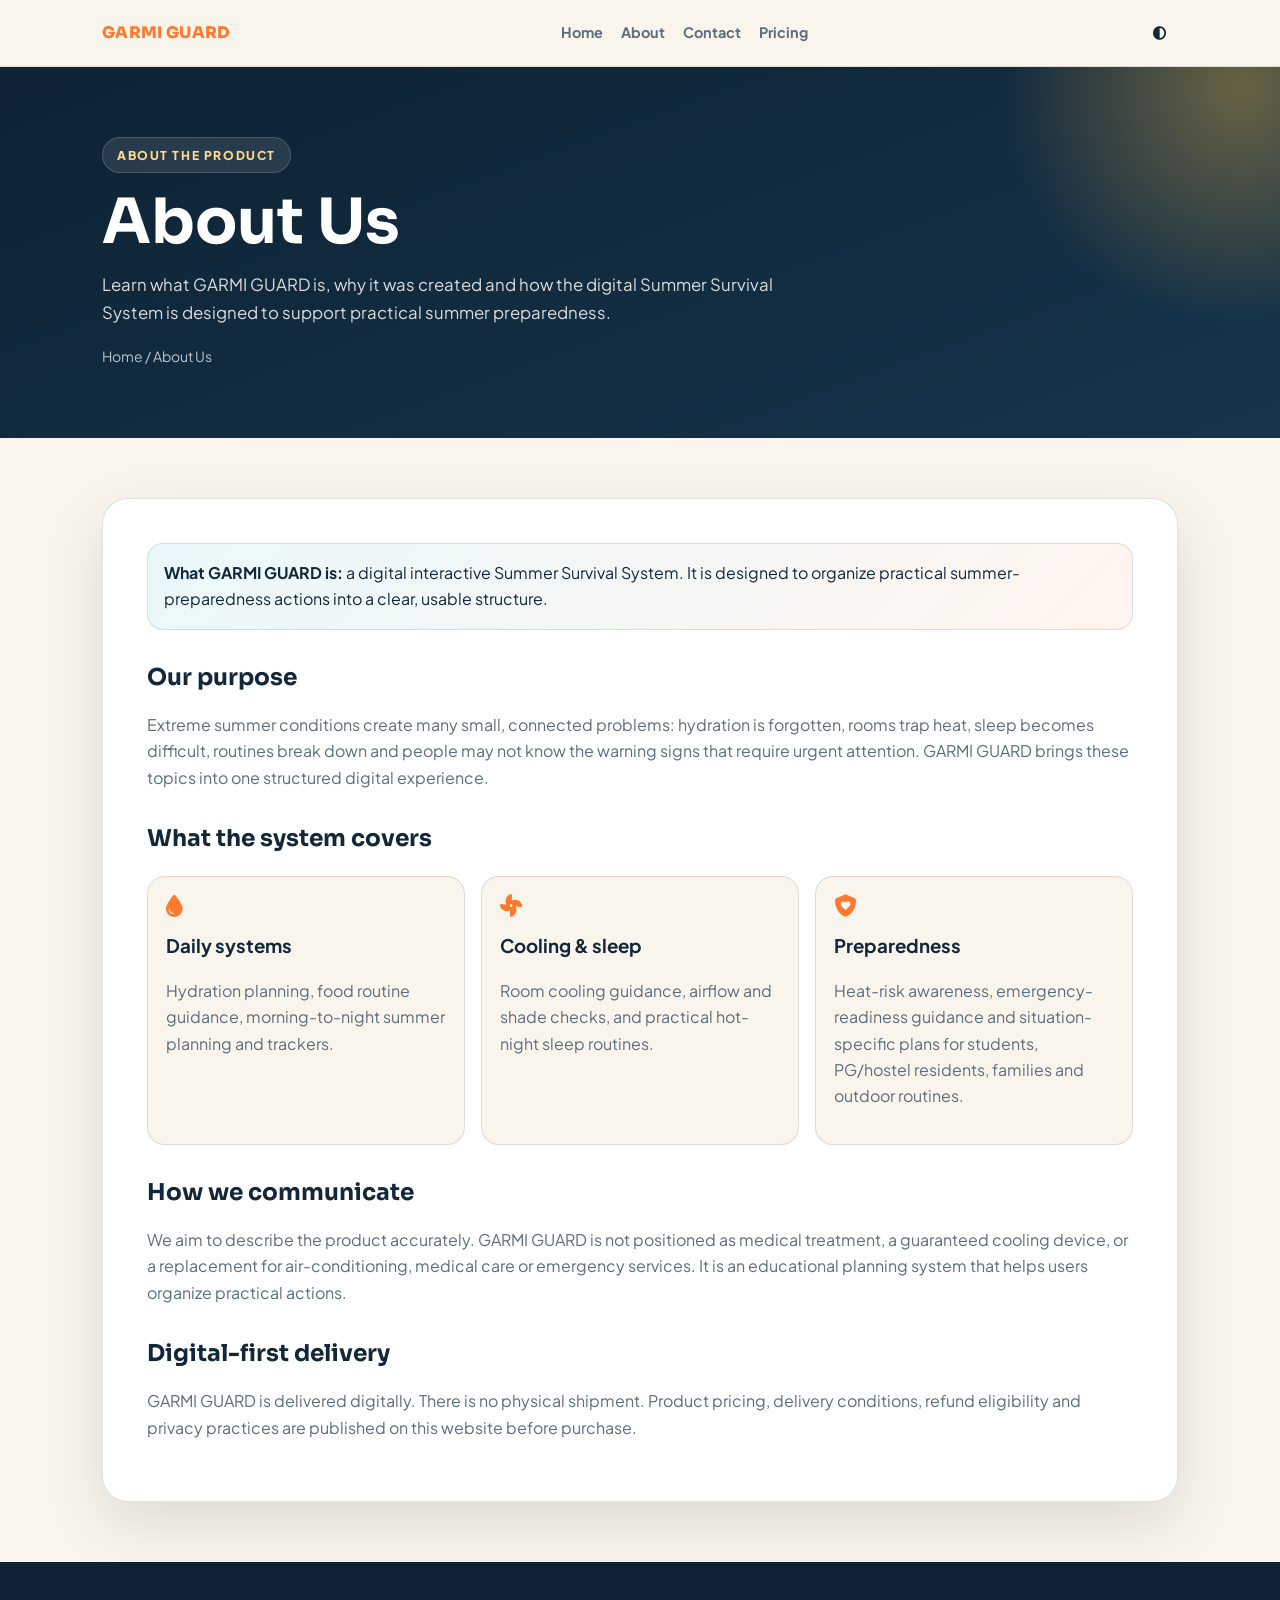
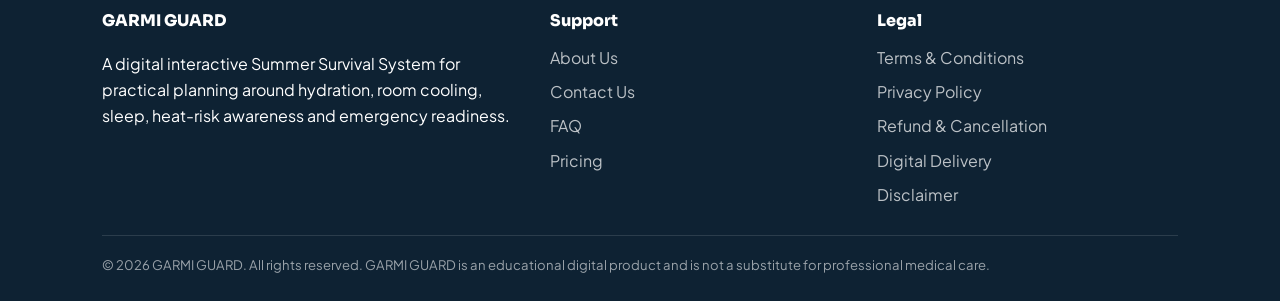
<file: about.html>
<!doctype html><html lang="en-IN"><head><meta charset="utf-8"><meta name="viewport" content="width=device-width,initial-scale=1,viewport-fit=cover"><title>About Us | GARMI GUARD</title>
<meta name="description" content="Learn what GARMI GUARD is, why it was created and how the digital Summer Survival System is designed to support practical summer preparedness.">
<meta name="robots" content="index, follow, max-image-preview:large">
<link rel="canonical" href="https://garmiguard.pages.dev/about.html">
<meta property="og:type" content="website"><meta property="og:site_name" content="GARMI GUARD"><meta property="og:title" content="About Us | GARMI GUARD"><meta property="og:description" content="Learn what GARMI GUARD is, why it was created and how the digital Summer Survival System is designed to support practical summer preparedness."><meta property="og:url" content="https://garmiguard.pages.dev/about.html"><meta property="og:image" content="https://garmiguard.pages.dev/assets/og-cover.jpg"><meta name="twitter:card" content="summary_large_image"><meta name="twitter:title" content="About Us | GARMI GUARD"><meta name="twitter:description" content="Learn what GARMI GUARD is, why it was created and how the digital Summer Survival System is designed to support practical summer preparedness."><meta name="twitter:image" content="https://garmiguard.pages.dev/assets/og-cover.jpg"><link rel="preconnect" href="https://fonts.googleapis.com"><link rel="preconnect" href="https://fonts.gstatic.com" crossorigin><link href="https://fonts.googleapis.com/css2?family=Plus+Jakarta+Sans:wght@400;500;600;700;800&family=Sora:wght@600;700;800&display=swap" rel="stylesheet"><link rel="stylesheet" href="https://cdnjs.cloudflare.com/ajax/libs/font-awesome/6.5.1/css/all.min.css"><link rel="stylesheet" href="site.css"></head><body><header class="site-header"><div class="wrap header-inner"><a class="brand" href="index.html">GARMI GUARD</a><nav class="header-nav"><a href="index.html">Home</a><a href="about.html">About</a><a href="contact.html">Contact</a><a href="index.html#pricing">Pricing</a></nav><div><button class="theme-btn" data-theme-toggle aria-label="Toggle theme"><i class="fa-solid fa-circle-half-stroke"></i></button> <button class="menu-btn" data-menu-toggle aria-label="Open menu"><i class="fa-solid fa-bars"></i></button></div></div><nav class="wrap mobile-nav"><a href="index.html">Home</a><a href="about.html">About Us</a><a href="contact.html">Contact Us</a><a href="index.html#pricing">Pricing</a><a href="terms.html">Terms</a><a href="privacy.html">Privacy</a></nav></header><section class="hero-mini"><div class="wrap"><span class="kicker">About the product</span><h1>About Us</h1><p>Learn what GARMI GUARD is, why it was created and how the digital Summer Survival System is designed to support practical summer preparedness.</p><div class="breadcrumb"><a href="index.html">Home</a> / About Us</div></div></section><main class="content"><div class="wrap"><article class="prose">
<div class="note"><strong>What GARMI GUARD is:</strong> a digital interactive Summer Survival System. It is designed to organize practical summer-preparedness actions into a clear, usable structure.</div>
<h2>Our purpose</h2><p>Extreme summer conditions create many small, connected problems: hydration is forgotten, rooms trap heat, sleep becomes difficult, routines break down and people may not know the warning signs that require urgent attention. GARMI GUARD brings these topics into one structured digital experience.</p>
<h2>What the system covers</h2><div class="cards"><div class="info-card"><i class="fa-solid fa-droplet"></i><h3>Daily systems</h3><p>Hydration planning, food routine guidance, morning-to-night summer planning and trackers.</p></div><div class="info-card"><i class="fa-solid fa-fan"></i><h3>Cooling & sleep</h3><p>Room cooling guidance, airflow and shade checks, and practical hot-night sleep routines.</p></div><div class="info-card"><i class="fa-solid fa-shield-heart"></i><h3>Preparedness</h3><p>Heat-risk awareness, emergency-readiness guidance and situation-specific plans for students, PG/hostel residents, families and outdoor routines.</p></div></div>
<h2>How we communicate</h2><p>We aim to describe the product accurately. GARMI GUARD is not positioned as medical treatment, a guaranteed cooling device, or a replacement for air-conditioning, medical care or emergency services. It is an educational planning system that helps users organize practical actions.</p>
<h2>Digital-first delivery</h2><p>GARMI GUARD is delivered digitally. There is no physical shipment. Product pricing, delivery conditions, refund eligibility and privacy practices are published on this website before purchase.</p>
</article></div></main><footer class="site-footer"><div class="wrap"><div class="footer-grid"><div><div class="footer-title">GARMI GUARD</div><p>A digital interactive Summer Survival System for practical planning around hydration, room cooling, sleep, heat-risk awareness and emergency readiness.</p></div><div><div class="footer-title">Support</div><div class="footer-links"><a href="about.html">About Us</a><a href="contact.html">Contact Us</a><a href="index.html#faq">FAQ</a><a href="index.html#pricing">Pricing</a></div></div><div><div class="footer-title">Legal</div><div class="footer-links"><a href="terms.html">Terms & Conditions</a><a href="privacy.html">Privacy Policy</a><a href="refund.html">Refund & Cancellation</a><a href="shipping.html">Digital Delivery</a><a href="disclaimer.html">Disclaimer</a></div></div></div><div class="copy">© <span data-year></span> GARMI GUARD. All rights reserved. GARMI GUARD is an educational digital product and is not a substitute for professional medical care.</div></div></footer><script src="site.js" defer></script></body></html>
</file>
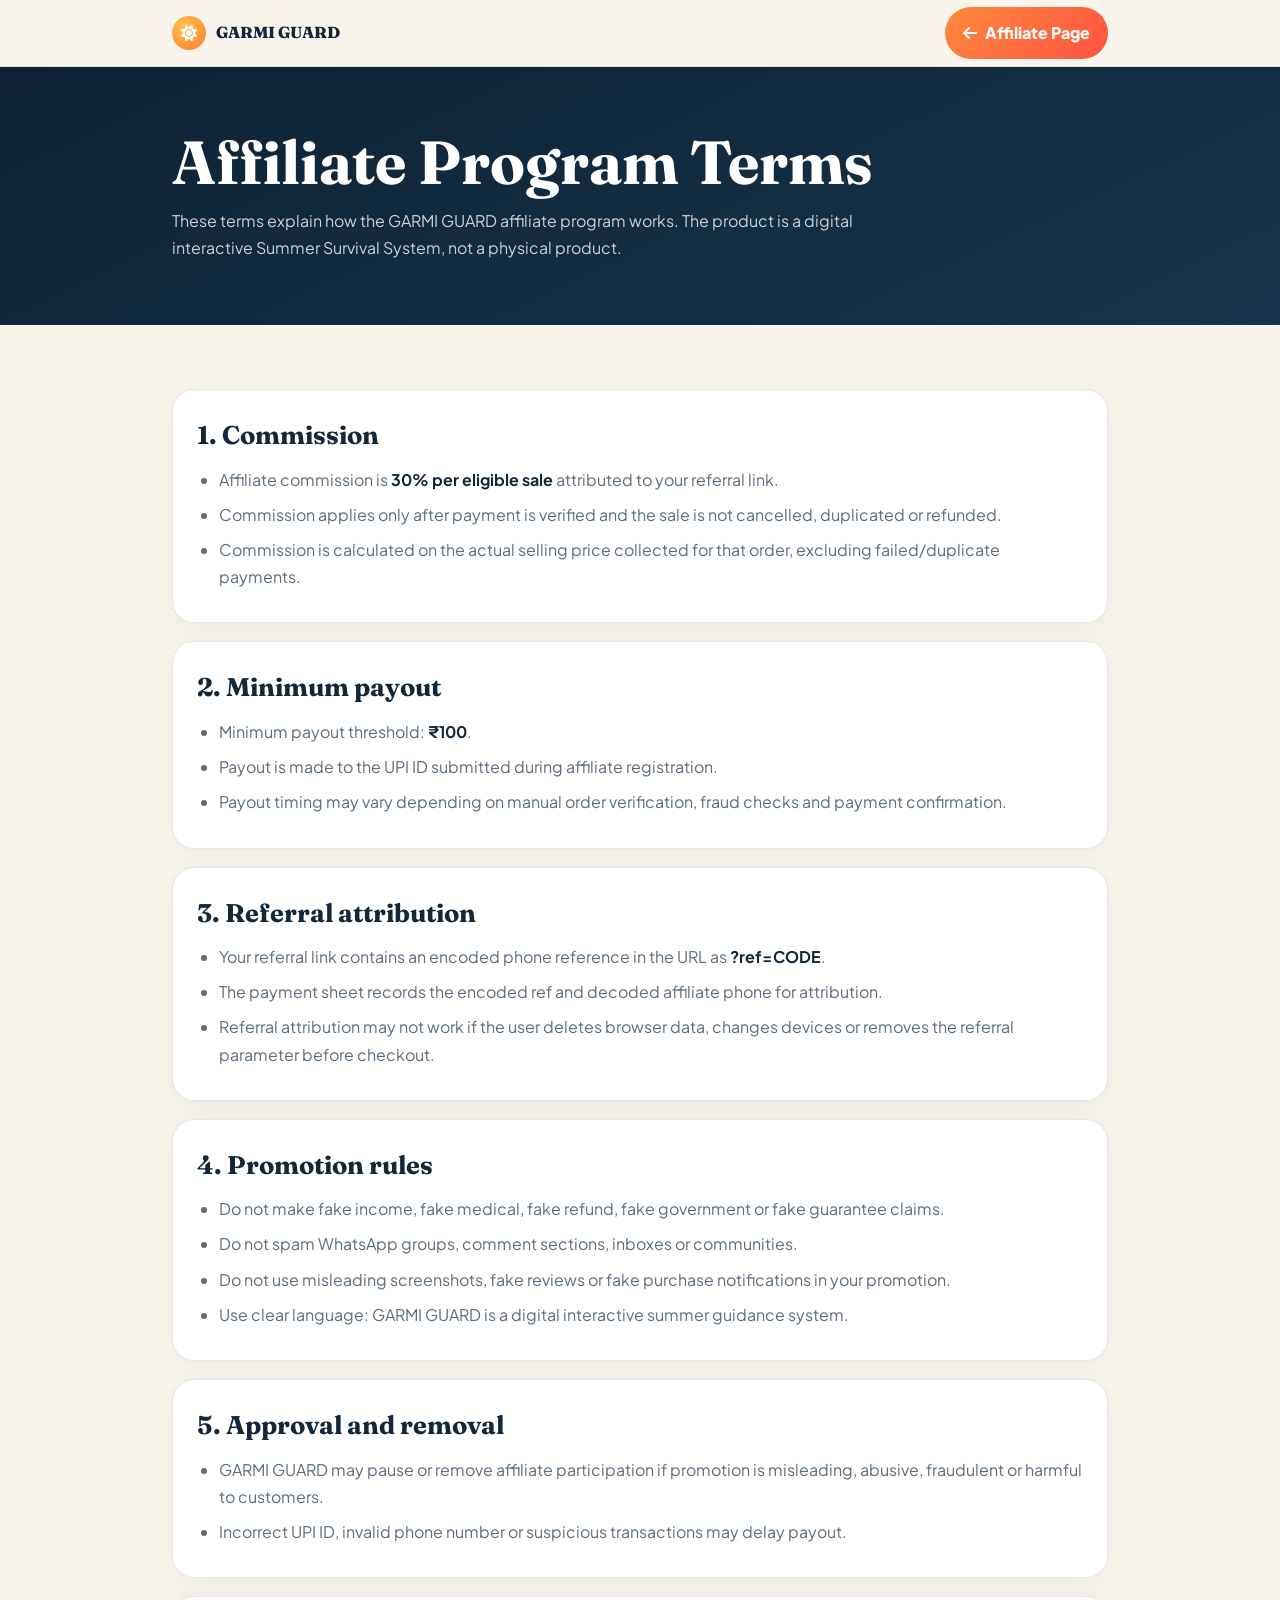
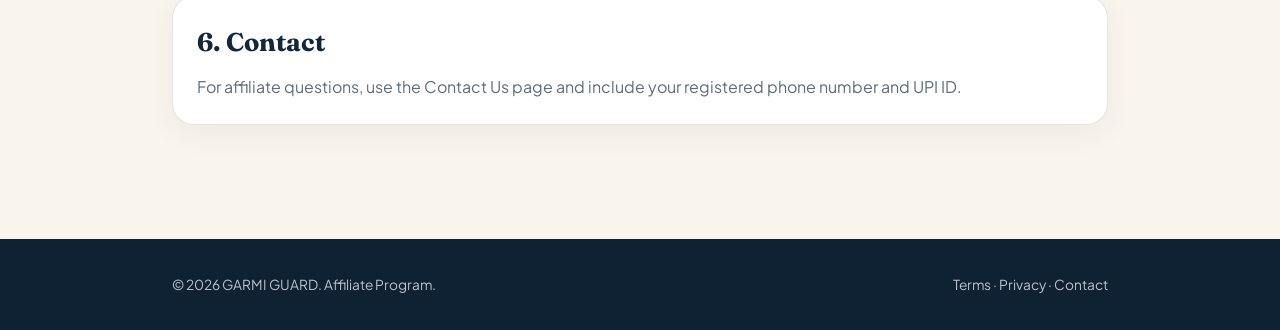
<file: affiliate-terms.html>
<!doctype html>
<html lang="en" data-theme="light">
<head>
<meta charset="utf-8"><meta name="viewport" content="width=device-width,initial-scale=1">
<title>Affiliate Program Terms — GARMI GUARD</title>
<meta name="description" content="GARMI GUARD affiliate program terms including commission, minimum payout, referral rules and payout requirements.">
<link rel="canonical" href="https://garmiguard.pages.dev/affiliate-terms.html">
<link rel="preconnect" href="https://fonts.googleapis.com"><link rel="preconnect" href="https://fonts.gstatic.com" crossorigin>
<link href="https://fonts.googleapis.com/css2?family=Plus+Jakarta+Sans:wght@400;500;600;700;800&family=Fraunces:opsz,wght@9..144,700;9..144,800&display=swap" rel="stylesheet">
<link rel="stylesheet" href="https://cdnjs.cloudflare.com/ajax/libs/font-awesome/6.5.1/css/all.min.css">
<style>:root{--bg:#faf5ec;--surface:#fff;--soft:#fffdf8;--surface2:#f5ecdc;--text:#13273a;--muted:#5c6d7c;--border:rgba(14,34,51,.11);--navy:#0e2233;--orange:#ff7a2e;--coral:#ff5c46;--aqua:#2fb8d6;--leaf:#3fb07a;--sun:#ffc24b;--cta:linear-gradient(135deg,#ff8a3d,#ff5240);--display:'Fraunces',Georgia,serif;--body:'Plus Jakarta Sans',system-ui,sans-serif}*{box-sizing:border-box;margin:0;padding:0}body{font-family:var(--body);background:var(--bg);color:var(--text);line-height:1.7}a{text-decoration:none;color:inherit}.container{width:min(980px,100%);margin:auto;padding:0 22px}header{position:sticky;top:0;z-index:10;background:color-mix(in srgb,var(--bg) 88%,transparent);backdrop-filter:blur(16px);border-bottom:1px solid var(--border)}.head{height:66px;display:flex;align-items:center;justify-content:space-between}.brand{display:flex;align-items:center;gap:10px;font-family:var(--display);font-weight:800}.sun{width:34px;height:34px;border-radius:50%;display:grid;place-items:center;background:radial-gradient(circle at 35% 30%,var(--sun),var(--orange));color:#fff}.btn{border:0;border-radius:999px;padding:12px 18px;font-weight:800;background:var(--cta);color:#fff;display:inline-flex;gap:8px;align-items:center}.hero{padding:64px 0;background:linear-gradient(155deg,#0e2233,#16344b);color:#fff}.hero h1{font-family:var(--display);font-size:clamp(2.2rem,5vw,3.8rem);line-height:1.05;margin-bottom:12px}.hero p{color:rgba(255,255,255,.78);max-width:740px}.card{background:var(--surface);border:1px solid var(--border);border-radius:22px;padding:24px;margin:18px 0;box-shadow:0 8px 30px rgba(14,34,51,.06)}h2{font-family:var(--display);font-size:1.6rem;margin-bottom:8px}ul{padding-left:22px}li{margin:8px 0;color:var(--muted)}strong{color:var(--text)}footer{margin-top:50px;background:var(--navy);color:#fff;padding:34px 0}footer a,footer p{color:rgba(255,255,255,.72);font-size:.86rem}.foot{display:flex;justify-content:space-between;gap:18px;flex-wrap:wrap}</style>
</head><body><header><div class="container head"><a class="brand" href="index.html"><span class="sun"><i class="fa-solid fa-sun"></i></span><span>GARMI GUARD</span></a><a class="btn" href="Affiliate.html"><i class="fa-solid fa-arrow-left"></i> Affiliate Page</a></div></header><section class="hero"><div class="container"><h1>Affiliate Program Terms</h1><p>These terms explain how the GARMI GUARD affiliate program works. The product is a digital interactive Summer Survival System, not a physical product.</p></div></section><main class="container" style="padding:46px 22px"><div class="card"><h2>1. Commission</h2><ul><li>Affiliate commission is <strong>30% per eligible sale</strong> attributed to your referral link.</li><li>Commission applies only after payment is verified and the sale is not cancelled, duplicated or refunded.</li><li>Commission is calculated on the actual selling price collected for that order, excluding failed/duplicate payments.</li></ul></div><div class="card"><h2>2. Minimum payout</h2><ul><li>Minimum payout threshold: <strong>₹100</strong>.</li><li>Payout is made to the UPI ID submitted during affiliate registration.</li><li>Payout timing may vary depending on manual order verification, fraud checks and payment confirmation.</li></ul></div><div class="card"><h2>3. Referral attribution</h2><ul><li>Your referral link contains an encoded phone reference in the URL as <strong>?ref=CODE</strong>.</li><li>The payment sheet records the encoded ref and decoded affiliate phone for attribution.</li><li>Referral attribution may not work if the user deletes browser data, changes devices or removes the referral parameter before checkout.</li></ul></div><div class="card"><h2>4. Promotion rules</h2><ul><li>Do not make fake income, fake medical, fake refund, fake government or fake guarantee claims.</li><li>Do not spam WhatsApp groups, comment sections, inboxes or communities.</li><li>Do not use misleading screenshots, fake reviews or fake purchase notifications in your promotion.</li><li>Use clear language: GARMI GUARD is a digital interactive summer guidance system.</li></ul></div><div class="card"><h2>5. Approval and removal</h2><ul><li>GARMI GUARD may pause or remove affiliate participation if promotion is misleading, abusive, fraudulent or harmful to customers.</li><li>Incorrect UPI ID, invalid phone number or suspicious transactions may delay payout.</li></ul></div><div class="card"><h2>6. Contact</h2><p style="color:var(--muted)">For affiliate questions, use the Contact Us page and include your registered phone number and UPI ID.</p></div></main><footer><div class="container foot"><p>© <span id="y"></span> GARMI GUARD. Affiliate Program.</p><p><a href="terms.html">Terms</a> · <a href="privacy.html">Privacy</a> · <a href="contact.html">Contact</a></p></div></footer><script>document.getElementById('y').textContent=new Date().getFullYear()</script></body></html>
</file>
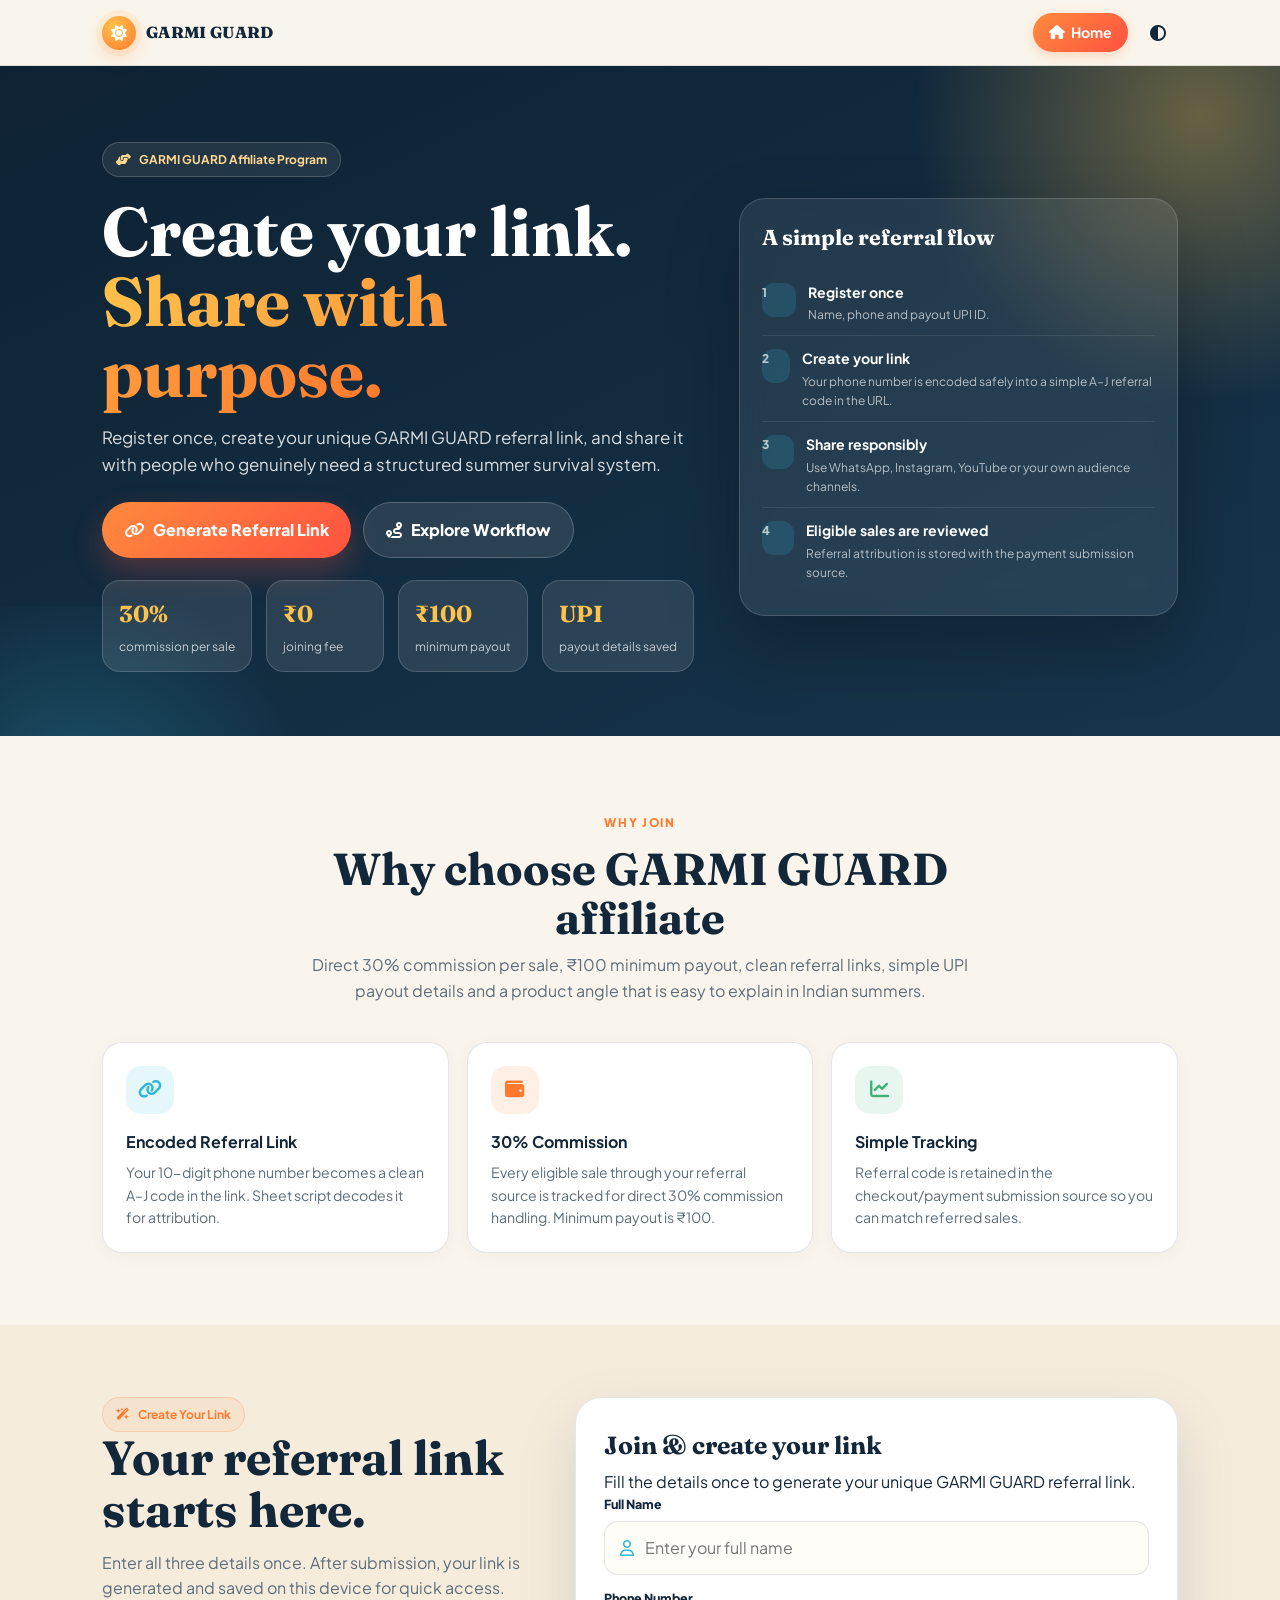
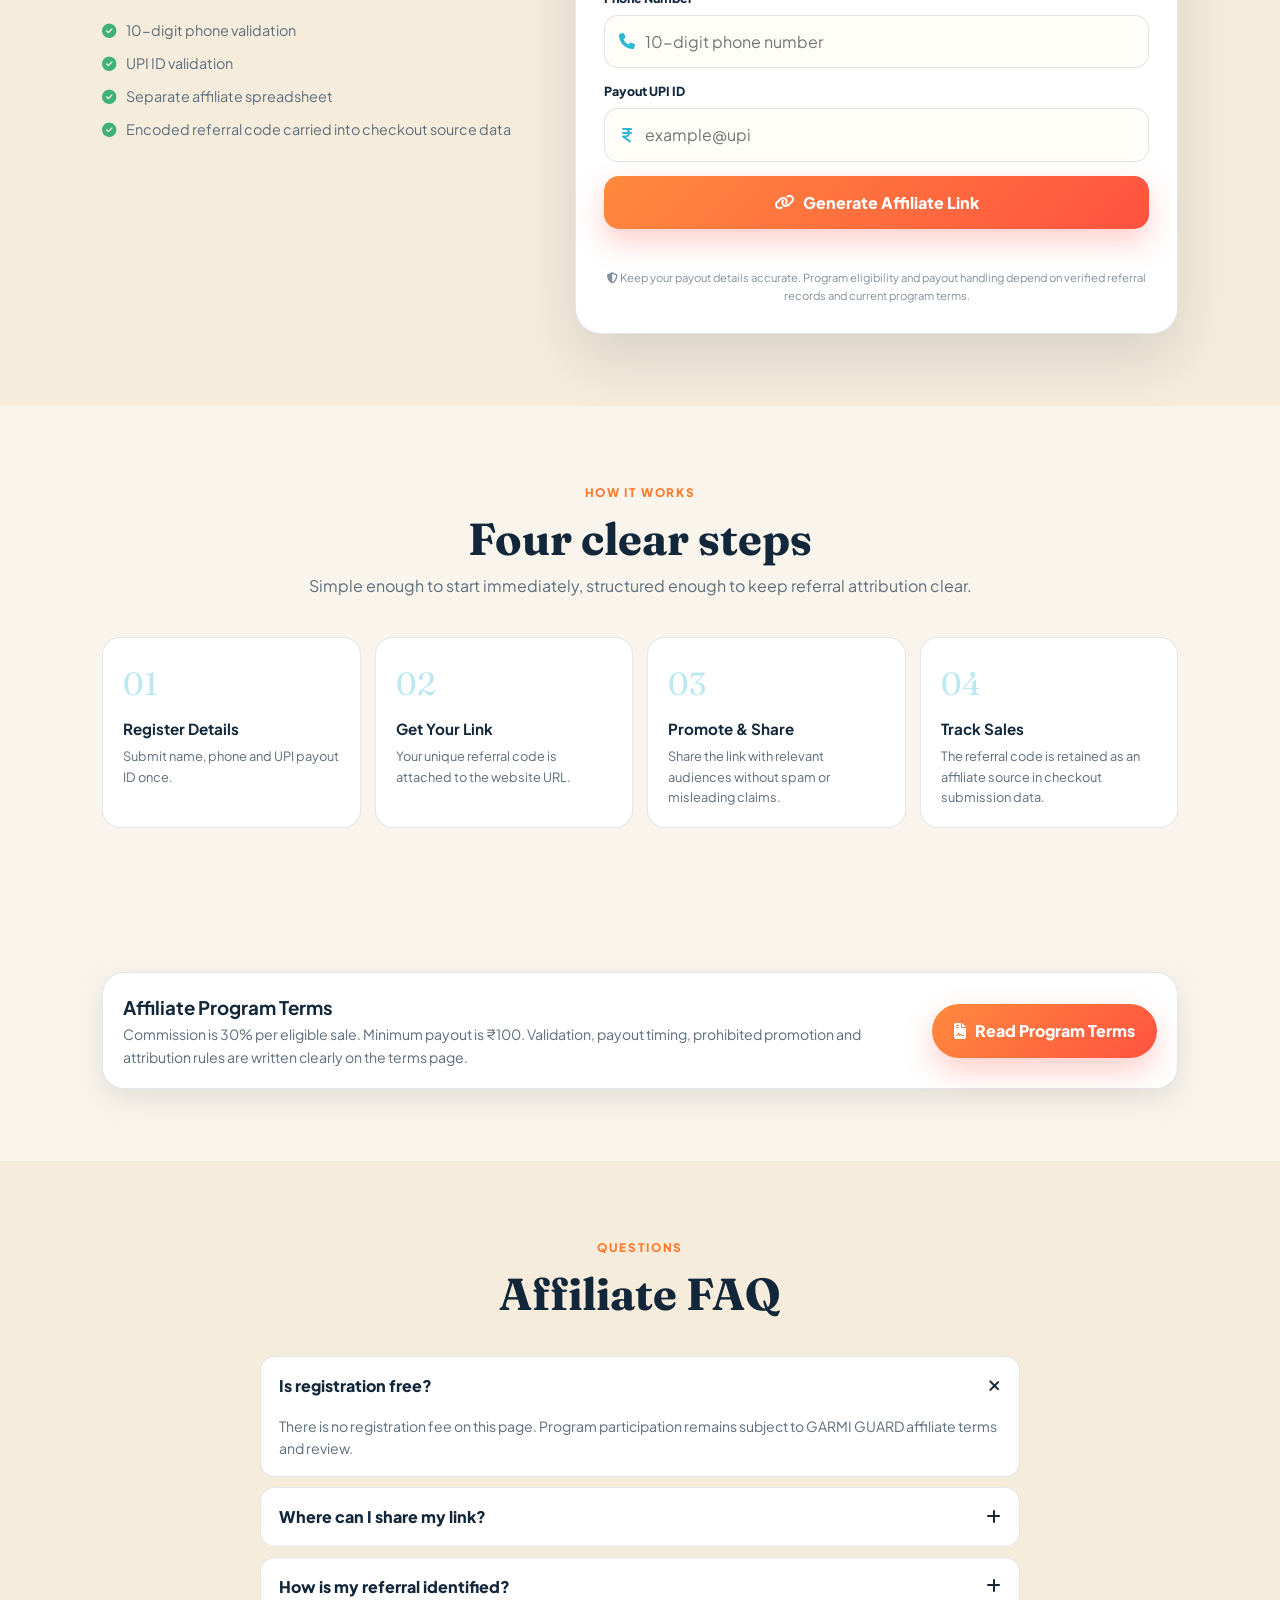
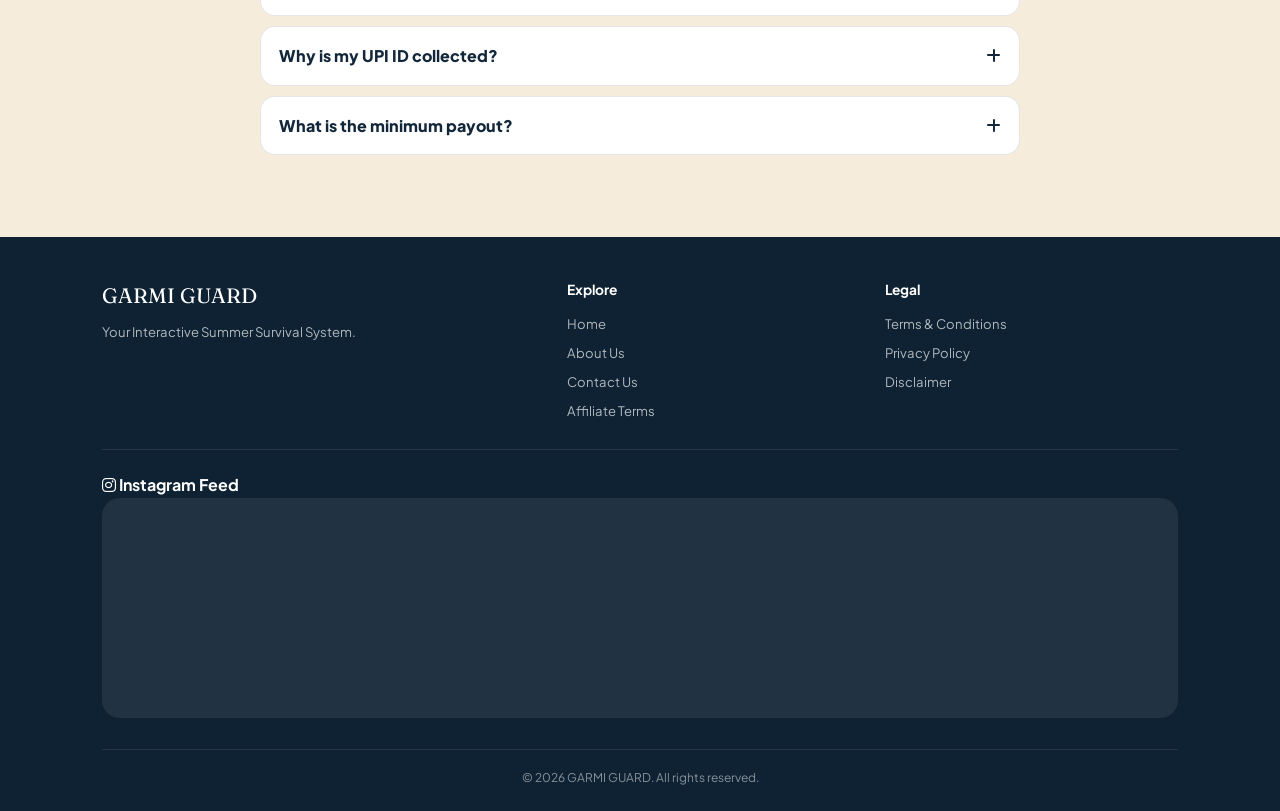
<file: Affiliate.html>
<!doctype html>
<html lang="en" data-theme="light">
<head>
<meta charset="utf-8">
<meta name="viewport" content="width=device-width,initial-scale=1,viewport-fit=cover">
<title>GARMI GUARD Affiliate Program — Create Your Referral Link</title>
<meta name="description" content="Join the GARMI GUARD affiliate program, register your payout UPI ID and create your encoded referral link.">
<meta name="robots" content="index,follow">
<link rel="canonical" href="https://garmiguard.pages.dev/Affiliate.html">
<link rel="preconnect" href="https://fonts.googleapis.com">
<link rel="preconnect" href="https://fonts.gstatic.com" crossorigin>
<link href="https://fonts.googleapis.com/css2?family=Plus+Jakarta+Sans:wght@400;500;600;700;800&family=Fraunces:opsz,wght@9..144,700;9..144,800&display=swap" rel="stylesheet">
<link rel="stylesheet" href="https://cdnjs.cloudflare.com/ajax/libs/font-awesome/6.5.1/css/all.min.css">
<style>
:root{--bg:#faf5ec;--soft:#fffdf8;--surface:#fff;--surface2:#f5ecdc;--text:#13273a;--muted:#5c6d7c;--mute:#81909c;--border:rgba(14,34,51,.11);--navy:#0e2233;--navy2:#16344b;--orange:#ff7a2e;--coral:#ff5c46;--aqua:#2fb8d6;--leaf:#3fb07a;--sun:#ffc24b;--cta:linear-gradient(135deg,#ff8a3d,#ff5240);--shadow:0 24px 60px rgba(14,34,51,.13);--shadow2:0 10px 30px rgba(14,34,51,.10);--display:'Fraunces',Georgia,serif;--body:'Plus Jakarta Sans',system-ui,sans-serif;--header:66px}
html[data-theme=dark]{--bg:#071320;--soft:#0a1a28;--surface:#0f2839;--surface2:#133046;--text:#eef4f8;--muted:#bac8d2;--mute:#8195a5;--border:rgba(255,255,255,.10);--shadow:0 28px 70px rgba(0,0,0,.48);--shadow2:0 12px 34px rgba(0,0,0,.34)}
*{box-sizing:border-box;margin:0;padding:0}html{scroll-behavior:smooth}body{font-family:var(--body);background:var(--bg);color:var(--text);line-height:1.6;overflow-x:hidden}a{text-decoration:none;color:inherit}button,input{font:inherit}.container{width:min(1120px,100%);margin:auto;padding:0 22px}
header{position:sticky;top:0;z-index:100;height:var(--header);display:flex;align-items:center;background:color-mix(in srgb,var(--bg) 88%,transparent);backdrop-filter:blur(16px);border-bottom:1px solid var(--border)}.head{display:flex;align-items:center;justify-content:space-between}.brand{display:flex;align-items:center;gap:10px;font-family:var(--display);font-weight:800;letter-spacing:.02em}.sun{width:34px;height:34px;border-radius:50%;display:grid;place-items:center;background:radial-gradient(circle at 35% 30%,var(--sun),var(--orange));color:#fff;box-shadow:0 0 0 6px rgba(255,194,75,.11),0 7px 18px rgba(255,122,46,.25)}.head-actions{display:flex;align-items:center;gap:10px}.icon-btn{width:40px;height:40px;border:0;background:transparent;color:var(--text);border-radius:12px;display:grid;place-items:center;cursor:pointer;transition:.2s}.icon-btn:hover{color:var(--orange);transform:translateY(-2px)}
.btn-home-nav{display:inline-flex;align-items:center;gap:6px;padding:8px 16px;border-radius:999px;background:var(--cta);color:#fff!important;font-weight:700;font-size:0.88rem;transition:.2s;box-shadow:0 4px 12px rgba(255,122,46,.25)}.btn-home-nav:hover{transform:translateY(-2px);box-shadow:0 6px 18px rgba(255,122,46,.35)}
.hero{position:relative;overflow:hidden;padding:76px 0 64px;background:linear-gradient(155deg,var(--navy),var(--navy2));color:#fff}.hero:before{content:'';position:absolute;width:620px;height:620px;border-radius:50%;right:-230px;top:-260px;background:radial-gradient(circle,rgba(255,194,75,.36),transparent 65%)}.hero:after{content:'';position:absolute;width:560px;height:400px;left:-200px;bottom:-270px;background:radial-gradient(circle,rgba(47,184,214,.28),transparent 66%)}.hero-grid{position:relative;z-index:2;display:grid;grid-template-columns:1.15fr .85fr;gap:44px;align-items:center}.eyebrow{display:inline-flex;align-items:center;gap:8px;padding:7px 13px;border:1px solid rgba(255,255,255,.18);background:rgba(255,255,255,.08);border-radius:999px;color:#ffd890;font-weight:700;font-size:.75rem}.hero h1{font-family:var(--display);font-size:clamp(2.5rem,6vw,4.3rem);line-height:1.02;margin:20px 0 16px}.hero h1 span{background:linear-gradient(120deg,var(--sun),var(--orange));-webkit-background-clip:text;color:transparent}.hero p{color:rgba(255,255,255,.84);font-size:1.06rem;max-width:650px}.hero-cta{display:flex;gap:12px;flex-wrap:wrap;margin-top:24px}.btn{border:0;border-radius:999px;padding:14px 22px;font-weight:800;display:inline-flex;align-items:center;justify-content:center;gap:9px;cursor:pointer;transition:.24s}.btn-primary{background:var(--cta);color:#fff;box-shadow:0 13px 30px rgba(255,82,64,.28)}.btn-primary:hover{transform:translateY(-2px);box-shadow:0 18px 40px rgba(255,82,64,.38)}.btn-soft{background:rgba(255,255,255,.10);color:#fff;border:1px solid rgba(255,255,255,.20)}
.hero-card{background:rgba(255,255,255,.08);border:1px solid rgba(255,255,255,.15);border-radius:26px;padding:22px;backdrop-filter:blur(12px);box-shadow:0 30px 70px rgba(0,0,0,.25)}.hero-card h3{font-family:var(--display);font-size:1.35rem;margin-bottom:14px}.mini-step{display:flex;gap:12px;padding:11px 0;border-bottom:1px solid rgba(255,255,255,.09)}.mini-step:last-child{border:0}.mini-num{width:34px;height:34px;border-radius:12px;display:grid;place-items:center;background:rgba(47,184,214,.18);color:#8ae7f5;font-weight:800}.mini-step strong{display:block;font-size:.88rem}.mini-step span{display:block;font-size:.75rem;color:rgba(255,255,255,.67);margin-top:2px}
.section{padding:72px 0}.section-head{text-align:center;max-width:700px;margin:0 auto 38px}.section-head span{color:var(--orange);font-size:.74rem;font-weight:800;letter-spacing:.14em;text-transform:uppercase}.section-head h2{font-family:var(--display);font-size:clamp(1.8rem,4vw,2.8rem);line-height:1.1;margin:10px 0}.section-head p{color:var(--muted)}.benefits{display:grid;grid-template-columns:repeat(3,1fr);gap:18px}.card{background:var(--surface);border:1px solid var(--border);border-radius:20px;padding:23px;box-shadow:0 4px 16px rgba(14,34,51,.04);transition:.28s}.card:hover{transform:translateY(-5px);box-shadow:var(--shadow2)}.card-icon{width:48px;height:48px;border-radius:15px;display:grid;place-items:center;margin-bottom:15px;background:rgba(47,184,214,.12);color:var(--aqua);font-size:1.2rem}.card:nth-child(2) .card-icon{background:rgba(255,122,46,.12);color:var(--orange)}.card:nth-child(3) .card-icon{background:rgba(63,176,122,.12);color:var(--leaf)}.card h3{font-size:1rem;margin-bottom:7px}.card p{font-size:.88rem;color:var(--muted)}
.join{background:var(--surface2)}.join-grid{display:grid;grid-template-columns:.85fr 1.15fr;gap:28px;align-items:start}.join-copy{position:sticky;top:95px}.join-copy h2{font-family:var(--display);font-size:clamp(2rem,4vw,3rem);line-height:1.08;margin-bottom:14px}.join-copy p{color:var(--muted);margin-bottom:18px}.check{display:flex;align-items:flex-start;gap:10px;margin:10px 0;color:var(--muted);font-size:.9rem}.check i{color:var(--leaf);margin-top:5px}.form-card{background:var(--surface);border:1px solid var(--border);border-radius:26px;padding:28px;box-shadow:var(--shadow)}.form-card h3{font-family:var(--display);font-size:1.55rem;margin-bottom:4px}.form-card>p{color:var(--muted);font-size:.88rem;margin-bottom:20px}.field{margin-bottom:14px}.field label{display:block;font-size:.78rem;font-weight:800;margin-bottom:6px}.input{display:flex;align-items:center;gap:10px;background:var(--soft);border:1.5px solid var(--border);border-radius:14px;padding:0 13px;transition:.2s}.input:focus-within{border-color:var(--aqua);box-shadow:0 0 0 3px rgba(47,184,214,.12)}.input i{color:var(--aqua);width:18px;text-align:center}.input input{width:100%;border:0;outline:0;background:transparent;color:var(--text);padding:13px 0}.error{font-size:.73rem;color:var(--coral);margin-top:5px;display:none}.error.show{display:block}.fine{font-size:.7rem;color:var(--mute);text-align:center;margin-top:10px}.status{font-size:.8rem;margin-top:10px;text-align:center;min-height:20px;color:var(--muted)}
.link-panel{display:none}.link-panel.show{display:block;animation:rise .35s ease}@keyframes rise{from{opacity:0;transform:translateY(12px)}to{opacity:1;transform:none}}.profile-chip{display:flex;align-items:center;gap:12px;padding:12px;border-radius:15px;background:var(--soft);border:1px solid var(--border);margin-bottom:14px}.profile-icon{width:42px;height:42px;border-radius:14px;display:grid;place-items:center;background:var(--cta);color:#fff}.profile-chip strong,.profile-chip span{display:block}.profile-chip span{font-size:.75rem;color:var(--muted)}.link-box{display:flex;gap:8px;padding:7px;background:var(--soft);border:1px solid var(--border);border-radius:15px}.link-box input{flex:1;min-width:0;border:0;background:transparent;color:var(--text);outline:0;padding:7px;font-size:.8rem}.copy-btn{width:42px;height:42px;border:0;border-radius:12px;background:var(--navy);color:#fff;cursor:pointer}.link-actions{display:grid;grid-template-columns:1fr 1fr;gap:10px;margin-top:12px}.link-actions .btn{border-radius:14px;padding:12px}.link-actions .secondary{background:var(--surface2);color:var(--text);border:1px solid var(--border)}
.how{display:grid;grid-template-columns:repeat(4,1fr);gap:14px}.step{position:relative;background:var(--surface);border:1px solid var(--border);border-radius:18px;padding:20px}.step-num{font-family:var(--display);font-size:2rem;color:rgba(47,184,214,.32)}.step h3{font-size:.95rem;margin:8px 0 5px}.step p{font-size:.8rem;color:var(--muted)}
.faq{max-width:760px;margin:auto}.faq-item{background:var(--surface);border:1px solid var(--border);border-radius:15px;margin-bottom:10px;overflow:hidden}.faq-q{width:100%;display:flex;justify-content:space-between;align-items:center;text-align:left;border:0;background:transparent;color:var(--text);padding:16px 18px;font-weight:800;cursor:pointer}.faq-a{display:none;padding:0 18px 16px;color:var(--muted);font-size:.88rem}.faq-item.open .faq-a{display:block}.faq-item.open .faq-q i{transform:rotate(45deg)}
footer{background:var(--navy);color:#fff;padding:42px 0 24px}.footer-grid{display:grid;grid-template-columns:1.5fr 1fr 1fr;gap:26px}.footer-brand{font-family:var(--display);font-size:1.3rem;margin-bottom:8px}.footer-grid p,.footer-grid a{color:rgba(255,255,255,.68);font-size:.82rem}.footer-grid a{display:block;padding:4px 0}.footer-grid h4{font-size:.86rem;margin-bottom:8px}.copy{text-align:center;border-top:1px solid rgba(255,255,255,.09);padding-top:18px;margin-top:24px;color:rgba(255,255,255,.50);font-size:.75rem}
.live-notif{position:fixed;z-index:300;top:calc(var(--header) + 10px);right:18px;width:min(340px,calc(100% - 28px));background:var(--surface);border:1px solid var(--border);border-radius:15px;box-shadow:var(--shadow);padding:12px 14px;display:flex;align-items:center;gap:11px;opacity:0;transform:translateX(18px);pointer-events:none;transition:.3s}.live-notif.show{opacity:1;transform:none}.ln-icon{width:40px;height:40px;border-radius:50%;display:grid;place-items:center;background:var(--cta);color:#fff}.ln-text{font-size:.8rem}.ln-text strong{display:block}.ln-text span{color:var(--muted);font-size:.72rem}
.fixed-dashboard-btn {position: fixed;bottom: 24px;left: 50%;transform: translateX(-50%);z-index: 400;width: calc(100% - 44px);max-width: 400px;display: none;box-shadow: 0 16px 40px rgba(14, 34, 51, 0.4);border-radius: 999px;justify-content: center;font-size: 1.05rem;}
.fixed-dashboard-btn.show {display: flex;animation: rise .45s ease;}
@media(max-width:900px){.hero-grid,.join-grid{grid-template-columns:1fr}.join-copy{position:static}.benefits{grid-template-columns:repeat(2,1fr)}.how{grid-template-columns:repeat(2,1fr)}}
@media(max-width:620px){.container{padding:0 16px}.hero{padding:54px 0 46px}.hero-grid{gap:28px}.benefits{grid-template-columns:1fr}.how{grid-template-columns:1fr 1fr}.form-card{padding:21px}.section{padding:56px 0}.footer-grid{grid-template-columns:1fr}.live-notif{left:50%;right:auto;transform:translate(-50%,-10px)}.live-notif.show{transform:translate(-50%,0)}.link-actions{grid-template-columns:1fr}}
@media(max-width:390px){.how{grid-template-columns:1fr}.brand span{font-size:.9rem}}

.aff-kpi{display:flex;gap:14px;flex-wrap:wrap;margin-top:22px}.aff-kpi div{min-width:118px;padding:14px 16px;border-radius:18px;background:rgba(255,255,255,.10);border:1px solid rgba(255,255,255,.16)}.aff-kpi b{display:block;font-size:1.45rem;color:var(--sun);font-family:var(--display)}.aff-kpi span{font-size:.75rem;color:rgba(255,255,255,.72)}
.terms-strip{background:var(--surface);border:1px solid var(--border);border-radius:22px;padding:20px;display:flex;align-items:center;justify-content:space-between;gap:18px;box-shadow:var(--shadow2)}.terms-strip p{color:var(--muted);font-size:.88rem}.terms-strip .btn{white-space:nowrap}
.why-grid{display:grid;grid-template-columns:repeat(4,1fr);gap:14px}.why-box{background:var(--surface);border:1px solid var(--border);border-radius:20px;padding:20px;box-shadow:0 4px 16px rgba(14,34,51,.04)}.why-box i{font-size:1.2rem;color:var(--orange);margin-bottom:12px}.why-box h3{font-size:.94rem;margin-bottom:6px}.why-box p{font-size:.8rem;color:var(--muted)}
.footer-instagram{margin-top:24px;padding-top:22px;border-top:1px solid rgba(255,255,255,.09)}.footer-insta-frame{width:100%;height:220px;border:0;border-radius:18px;background:rgba(255,255,255,.08)}
@media(max-width:900px){.why-grid{grid-template-columns:repeat(2,1fr)}}@media(max-width:620px){.terms-strip{flex-direction:column;align-items:flex-start}.why-grid{grid-template-columns:1fr}.aff-kpi div{flex:1}}
</style>
</head>
<body>
<header>
  <div class="container head">
    <a class="brand" href="index.html">
      <span class="sun"><i class="fa-solid fa-sun"></i></span>
      <span>GARMI GUARD</span>
    </a>
    <div class="head-actions">
      <a class="btn-home-nav" href="index.html" aria-label="Home">
        <i class="fa-solid fa-house"></i> Home
      </a>
      <button class="icon-btn" id="themeBtn" aria-label="Toggle theme">
        <i class="fa-solid fa-circle-half-stroke"></i>
      </button>
    </div>
  </div>
</header>

<section class="hero">
  <div class="container hero-grid">
    <div>
      <span class="eyebrow"><i class="fa-solid fa-handshake-angle"></i> GARMI GUARD Affiliate Program</span>
      <h1>Create your link.<br><span>Share with purpose.</span></h1>
      <p>Register once, create your unique GARMI GUARD referral link, and share it with people who genuinely need a structured summer survival system.</p>
      <div class="hero-cta">
        <a class="btn btn-primary" href="#create-link"><i class="fa-solid fa-link"></i> Generate Referral Link</a>
        <a class="btn btn-soft" href="#how"><i class="fa-solid fa-route"></i> Explore Workflow</a>
      </div>
      <div class="aff-kpi">
        <div><b>30%</b><span>commission per sale</span></div>
        <div><b>₹0</b><span>joining fee</span></div>
        <div><b>₹100</b><span>minimum payout</span></div>
        <div><b>UPI</b><span>payout details saved</span></div>
      </div>
    </div>
    <div class="hero-card">
      <h3>A simple referral flow</h3>
      <div class="mini-step"><span class="mini-num">1</span><div><strong>Register once</strong><span>Name, phone and payout UPI ID.</span></div></div>
      <div class="mini-step"><span class="mini-num">2</span><div><strong>Create your link</strong><span>Your phone number is encoded safely into a simple A–J referral code in the URL.</span></div></div>
      <div class="mini-step"><span class="mini-num">3</span><div><strong>Share responsibly</strong><span>Use WhatsApp, Instagram, YouTube or your own audience channels.</span></div></div>
      <div class="mini-step"><span class="mini-num">4</span><div><strong>Eligible sales are reviewed</strong><span>Referral attribution is stored with the payment submission source.</span></div></div>
    </div>
  </div>
</section>

<section class="section">
  <div class="container">
    <div class="section-head">
      <span>Why join</span>
      <h2>Why choose GARMI GUARD affiliate</h2>
      <p>Direct 30% commission per sale, ₹100 minimum payout, clean referral links, simple UPI payout details and a product angle that is easy to explain in Indian summers.</p>
    </div>
    <div class="benefits">
      <article class="card"><div class="card-icon"><i class="fa-solid fa-link"></i></div><h3>Encoded Referral Link</h3><p>Your 10-digit phone number becomes a clean A–J code in the link. Sheet script decodes it for attribution.</p></article>
      <article class="card"><div class="card-icon"><i class="fa-solid fa-wallet"></i></div><h3>30% Commission</h3><p>Every eligible sale through your referral source is tracked for direct 30% commission handling. Minimum payout is ₹100.</p></article>
      <article class="card"><div class="card-icon"><i class="fa-solid fa-chart-line"></i></div><h3>Simple Tracking</h3><p>Referral code is retained in the checkout/payment submission source so you can match referred sales.</p></article>
    </div>
  </div>
</section>

<section class="section join" id="create-link">
  <div class="container join-grid">
    <div class="join-copy">
      <span class="eyebrow" style="color:var(--orange);border-color:rgba(255,122,46,.22);background:rgba(255,122,46,.08)"><i class="fa-solid fa-wand-magic-sparkles"></i> Create Your Link</span>
      <h2>Your referral link starts here.</h2>
      <p>Enter all three details once. After submission, your link is generated and saved on this device for quick access.</p>
      <div class="check"><i class="fa-solid fa-circle-check"></i><span>10-digit phone validation</span></div>
      <div class="check"><i class="fa-solid fa-circle-check"></i><span>UPI ID validation</span></div>
      <div class="check"><i class="fa-solid fa-circle-check"></i><span>Separate affiliate spreadsheet</span></div>
      <div class="check"><i class="fa-solid fa-circle-check"></i><span>Encoded referral code carried into checkout source data</span></div>
    </div>
    <div class="form-card">
      <div id="joinFormWrap">
        <h3>Join & create your link</h3>
        <p>Fill the details once to generate your unique GARMI GUARD referral link.</p>
        <div class="field">
          <label for="affName">Full Name</label>
          <div class="input"><i class="fa-regular fa-user"></i><input id="affName" type="text" autocomplete="name" placeholder="Enter your full name"></div>
          <div class="error" id="affNameErr">Please enter your name.</div>
        </div>
        <div class="field">
          <label for="affPhone">Phone Number</label>
          <div class="input"><i class="fa-solid fa-phone"></i><input id="affPhone" type="tel" inputmode="numeric" maxlength="10" pattern="[0-9]{10}" autocomplete="tel" placeholder="10-digit phone number"></div>
          <div class="error" id="affPhoneErr">Enter exactly 10 digits.</div>
        </div>
        <div class="field">
          <label for="affUpi">Payout UPI ID</label>
          <div class="input"><i class="fa-solid fa-indian-rupee-sign"></i><input id="affUpi" type="text" inputmode="email" autocomplete="off" placeholder="example@upi"></div>
          <div class="error" id="affUpiErr">Enter a valid UPI ID.</div>
        </div>
        <button class="btn btn-primary" style="width:100%;border-radius:15px" id="affSubmit">
          <i class="fa-solid fa-link"></i> Generate Affiliate Link
        </button>
        <div class="status" id="affStatus"></div>
        <p class="fine"><i class="fa-solid fa-shield-halved"></i> Keep your payout details accurate. Program eligibility and payout handling depend on verified referral records and current program terms.</p>
      </div>

      <div class="link-panel" id="linkPanel">
        <h3>Your affiliate link is ready</h3>
        <p>Save this link and use it whenever you share GARMI GUARD.</p>
        <div class="profile-chip">
          <div class="profile-icon"><i class="fa-solid fa-user-check"></i></div>
          <div><strong id="profileName">Affiliate</strong><span id="profileCode">Code: —</span></div>
        </div>
        <div class="link-box">
          <input id="affiliateLink" readonly>
          <button class="copy-btn" id="copyLink" aria-label="Copy link"><i class="fa-regular fa-copy"></i></button>
        </div>
        <div class="link-actions">
          <button class="btn btn-primary" id="shareLink"><i class="fa-solid fa-paper-plane"></i> Share Link</button>
          <button class="btn secondary" id="copyLink2"><i class="fa-solid fa-link"></i> Copy Link</button>
        </div>
        <a id="goToDashboardBtn" href="#" class="btn" style="width:100%; margin-top:12px; background:var(--leaf); color:#fff; justify-content:center;">
          <i class="fa-solid fa-gauge-high"></i> View Affiliate Dashboard
        </a>
      </div>
    </div>
  </div>
</section>

<section class="section" id="how">
  <div class="container">
    <div class="section-head">
      <span>How it works</span>
      <h2>Four clear steps</h2>
      <p>Simple enough to start immediately, structured enough to keep referral attribution clear.</p>
    </div>
    <div class="how">
      <article class="step"><div class="step-num">01</div><h3>Register Details</h3><p>Submit name, phone and UPI payout ID once.</p></article>
      <article class="step"><div class="step-num">02</div><h3>Get Your Link</h3><p>Your unique referral code is attached to the website URL.</p></article>
      <article class="step"><div class="step-num">03</div><h3>Promote & Share</h3><p>Share the link with relevant audiences without spam or misleading claims.</p></article>
      <article class="step"><div class="step-num">04</div><h3>Track Sales</h3><p>The referral code is retained as an affiliate source in checkout submission data.</p></article>
    </div>
  </div>
</section>

<section class="section">
  <div class="container">
    <div class="terms-strip">
      <div>
        <h3>Affiliate Program Terms</h3>
        <p>Commission is 30% per eligible sale. Minimum payout is ₹100. Validation, payout timing, prohibited promotion and attribution rules are written clearly on the terms page.</p>
      </div>
      <a class="btn btn-primary" href="affiliate-terms.html"><i class="fa-solid fa-file-contract"></i> Read Program Terms</a>
    </div>
  </div>
</section>

<section class="section" style="background:var(--surface2)">
  <div class="container">
    <div class="section-head">
      <span>Questions</span>
      <h2>Affiliate FAQ</h2>
    </div>
    <div class="faq">
      <div class="faq-item open"><button class="faq-q">Is registration free?<i class="fa-solid fa-plus"></i></button><div class="faq-a">There is no registration fee on this page. Program participation remains subject to GARMI GUARD affiliate terms and review.</div></div>
      <div class="faq-item"><button class="faq-q">Where can I share my link?<i class="fa-solid fa-plus"></i></button><div class="faq-a">You can share it through your own legitimate channels such as WhatsApp, Instagram, YouTube, a blog or a community where the product is relevant. Avoid spam and misleading claims.</div></div>
      <div class="faq-item"><button class="faq-q">How is my referral identified?<i class="fa-solid fa-plus"></i></button><div class="faq-a">Your 10-digit phone number is converted into an A–J code and carried in the URL as ref. Example: 0=A, 1=B, 2=C. The Sheet script decodes it back to the phone number for attribution.</div></div>
      <div class="faq-item"><button class="faq-q">Why is my UPI ID collected?<i class="fa-solid fa-plus"></i></button><div class="faq-a">It is saved with your affiliate registration record as your preferred payout identifier. Keep it accurate and under your control.</div></div>
      <div class="faq-item"><button class="faq-q">What is the minimum payout?<i class="fa-solid fa-plus"></i></button><div class="faq-a">Minimum payout is ₹100 after eligible referred sales are manually verified.</div></div>
    </div>
  </div>
</section>

<footer>
  <div class="container">
    <div class="footer-grid">
      <div>
        <div class="footer-brand">GARMI GUARD</div>
        <p>Your Interactive Summer Survival System.</p>
      </div>
      <div>
        <h4>Explore</h4>
        <a href="index.html">Home</a>
        <a href="about.html">About Us</a>
        <a href="contact.html">Contact Us</a>
        <a href="affiliate-terms.html">Affiliate Terms</a>
      </div>
      <div>
        <h4>Legal</h4>
        <a href="terms.html">Terms & Conditions</a>
        <a href="privacy.html">Privacy Policy</a>
        <a href="disclaimer.html">Disclaimer</a>
      </div>
    </div>
    <div class="footer-instagram">
      <h4><i class="fa-brands fa-instagram"></i> Instagram Feed</h4>
      <iframe class="footer-insta-frame" src="https://www.instagram.com/garmiguard.in/embed" loading="lazy" title="GARMI GUARD Instagram Feed"></iframe>
    </div>
    <div class="copy">© <span id="year"></span> GARMI GUARD. All rights reserved.</div>
  </div>
</footer>

<div class="live-notif" id="liveNotif" aria-live="polite">
  <div class="ln-icon"><i class="fa-solid fa-link"></i></div>
  <div class="ln-text"><strong id="lnTitle">Affiliate Tip</strong><span id="lnText">Create your unique link and keep it saved.</span></div>
</div>

<a id="fixedDashboardBtn" href="#" class="btn btn-primary fixed-dashboard-btn" style="background:var(--navy); color:#fff;">
  <i class="fa-solid fa-gauge-high"></i> View Affiliate Dashboard
</a>

<script>
const AFFILIATE_CONFIG=Object.freeze({scriptUrl:'https://script.google.com/macros/s/AKfycbyWkX3_jODazTprocacr9YpRGoHVoBL61ficz21IFcySKllFEUMW5QTSzoLtbfuQ2Ryvw/exec'});
const $=s=>document.querySelector(s);
function validPhone(v){return /^\d{10}$/.test(String(v||'').replace(/\D/g,''))}
function validUpi(v){return /^[A-Za-z0-9._-]{2,}@[A-Za-z0-9.-]{2,}$/.test(String(v||'').trim())}
function cleanName(v){return String(v||'').trim().replace(/\s+/g,' ').slice(0,80)}
function encodePhoneRef(phone){const map='ABCDEFGHIJ';const digits=String(phone||'').replace(/\D/g,'').slice(-10);return /^\d{10}$/.test(digits)?digits.split('').map(d=>map[Number(d)]).join(''):''}
function decodePhoneRef(code){code=String(code||'').trim().toUpperCase();return /^[A-J]{10}$/.test(code)?code.split('').map(ch=>String(ch.charCodeAt(0)-65)).join(''):''}
function makeCode(name,phone){return encodePhoneRef(phone)}
function makeLink(code){return window.location.origin + '/?ref=' + encodeURIComponent(code)}
function showProfile(profile){
  $('#joinFormWrap').style.display='none';
  $('#linkPanel').classList.add('show');
  $('#profileName').textContent=profile.name;
  const phoneDecoded = decodePhoneRef(profile.code) || profile.phone || '';
  $('#profileCode').textContent='Ref code: '+profile.code+' · Phone: '+phoneDecoded;
  $('#affiliateLink').value=profile.link;
  
  const dashUrl = 'Affiliate Dashboard.html?n=' + encodeURIComponent(profile.name) + '&p=' + encodeURIComponent(phoneDecoded);
  $('#goToDashboardBtn').href = dashUrl;
  $('#fixedDashboardBtn').href = dashUrl;
  $('#fixedDashboardBtn').classList.add('show');
}
async function submitAffiliate(){
  const name=cleanName($('#affName').value),phone=$('#affPhone').value.replace(/\D/g,''),upi=$('#affUpi').value.trim();
  $('#affNameErr').classList.toggle('show',name.length<2);
  $('#affPhoneErr').classList.toggle('show',!validPhone(phone));
  $('#affUpiErr').classList.toggle('show',!validUpi(upi));
  if(name.length<2||!validPhone(phone)||!validUpi(upi))return;
  
  const code=makeCode(name,phone),link=makeLink(code);
  const data={timestamp:new Date().toISOString(),name,phone,decodedPhone:decodePhoneRef(code),upiId:upi,affiliateCode:code,referralLink:link,source:'GARMI GUARD Affiliate Page',pageUrl:location.href,userAgent:navigator.userAgent,status:'Registered'};
  
  const btn=$('#affSubmit'),old=btn.innerHTML;
  btn.disabled=true;
  btn.innerHTML='<i class="fa-solid fa-spinner fa-spin"></i> Generating link…';
  $('#affStatus').textContent='';
  
  try{
    if(AFFILIATE_CONFIG.scriptUrl&&/^https:\/\/script\.google\.com\//.test(AFFILIATE_CONFIG.scriptUrl)){
      await fetch(AFFILIATE_CONFIG.scriptUrl,{method:'POST',mode:'no-cors',headers:{'Content-Type':'text/plain;charset=utf-8'},body:JSON.stringify(data)});
    }
    localStorage.setItem('gg_affiliate_profile',JSON.stringify({name,phone,upi,code,link}));
    showProfile({name,phone,upi,code,link});
  }catch(e){
    $('#affStatus').textContent='Could not save right now. Please try again.';
    btn.disabled=false;
    btn.innerHTML=old;
  }
}

function copyLink(){
  const v=$('#affiliateLink').value;
  navigator.clipboard?.writeText(v).then(()=>{showNotice('Link Copied','Your affiliate link is ready to share.','fa-copy')});
}
function shareLink(){
  const url=$('#affiliateLink').value;
  if(navigator.share){navigator.share({title:'GARMI GUARD',text:'Explore GARMI GUARD — an interactive Summer Survival System.',url}).catch(()=>{})}
  else copyLink();
}

$('#affPhone').addEventListener('input',e=>e.target.value=e.target.value.replace(/\D/g,'').slice(0,10));
$('#affSubmit').addEventListener('click',submitAffiliate);
$('#copyLink').addEventListener('click',copyLink);
$('#copyLink2').addEventListener('click',copyLink);
$('#shareLink').addEventListener('click',shareLink);
document.querySelectorAll('.faq-q').forEach(b=>b.addEventListener('click',()=>b.parentElement.classList.toggle('open')));

$('#themeBtn').addEventListener('click',()=>{
  const next=document.documentElement.getAttribute('data-theme')==='dark'?'light':'dark';
  document.documentElement.setAttribute('data-theme',next);
  localStorage.setItem('gg_theme',next);
});
document.documentElement.setAttribute('data-theme',localStorage.getItem('gg_theme')||'light');
$('#year').textContent=new Date().getFullYear();

try{
  const profile=JSON.parse(localStorage.getItem('gg_affiliate_profile')||'null');
  if(profile&&profile.name&&profile.code&&profile.link)showProfile(profile);
}catch(e){}

const notices=[['Create Your Link','Register once and keep your referral link saved.','fa-link'],['Share Responsibly','Share with audiences who may genuinely benefit from GARMI GUARD.','fa-paper-plane'],['Referral Source','Your ref code is carried into checkout source records.','fa-chart-line'],['Keep UPI Accurate','Use a payout UPI ID that you control.','fa-wallet'],['GARMI GUARD','Random hacks nahi, ek complete summer system.','fa-sun']];
let nt=0,ni=-1;
function showNotice(t,x,ic){
  const n=$('#liveNotif');
  $('#lnTitle').textContent=t;
  $('#lnText').textContent=x;
  n.querySelector('i').className='fa-solid '+ic;
  n.classList.add('show');
  setTimeout(()=>{n.classList.remove('show');scheduleNotice()},3200);
}
function scheduleNotice(){
  clearTimeout(nt);
  nt=setTimeout(()=>{
    let i;
    do{i=Math.floor(Math.random()*notices.length)}while(i===ni);
    ni=i;
    showNotice(...notices[i]);
  },5000+Math.random()*20000);
}
scheduleNotice();
</script>
</body>
</html>
</file>
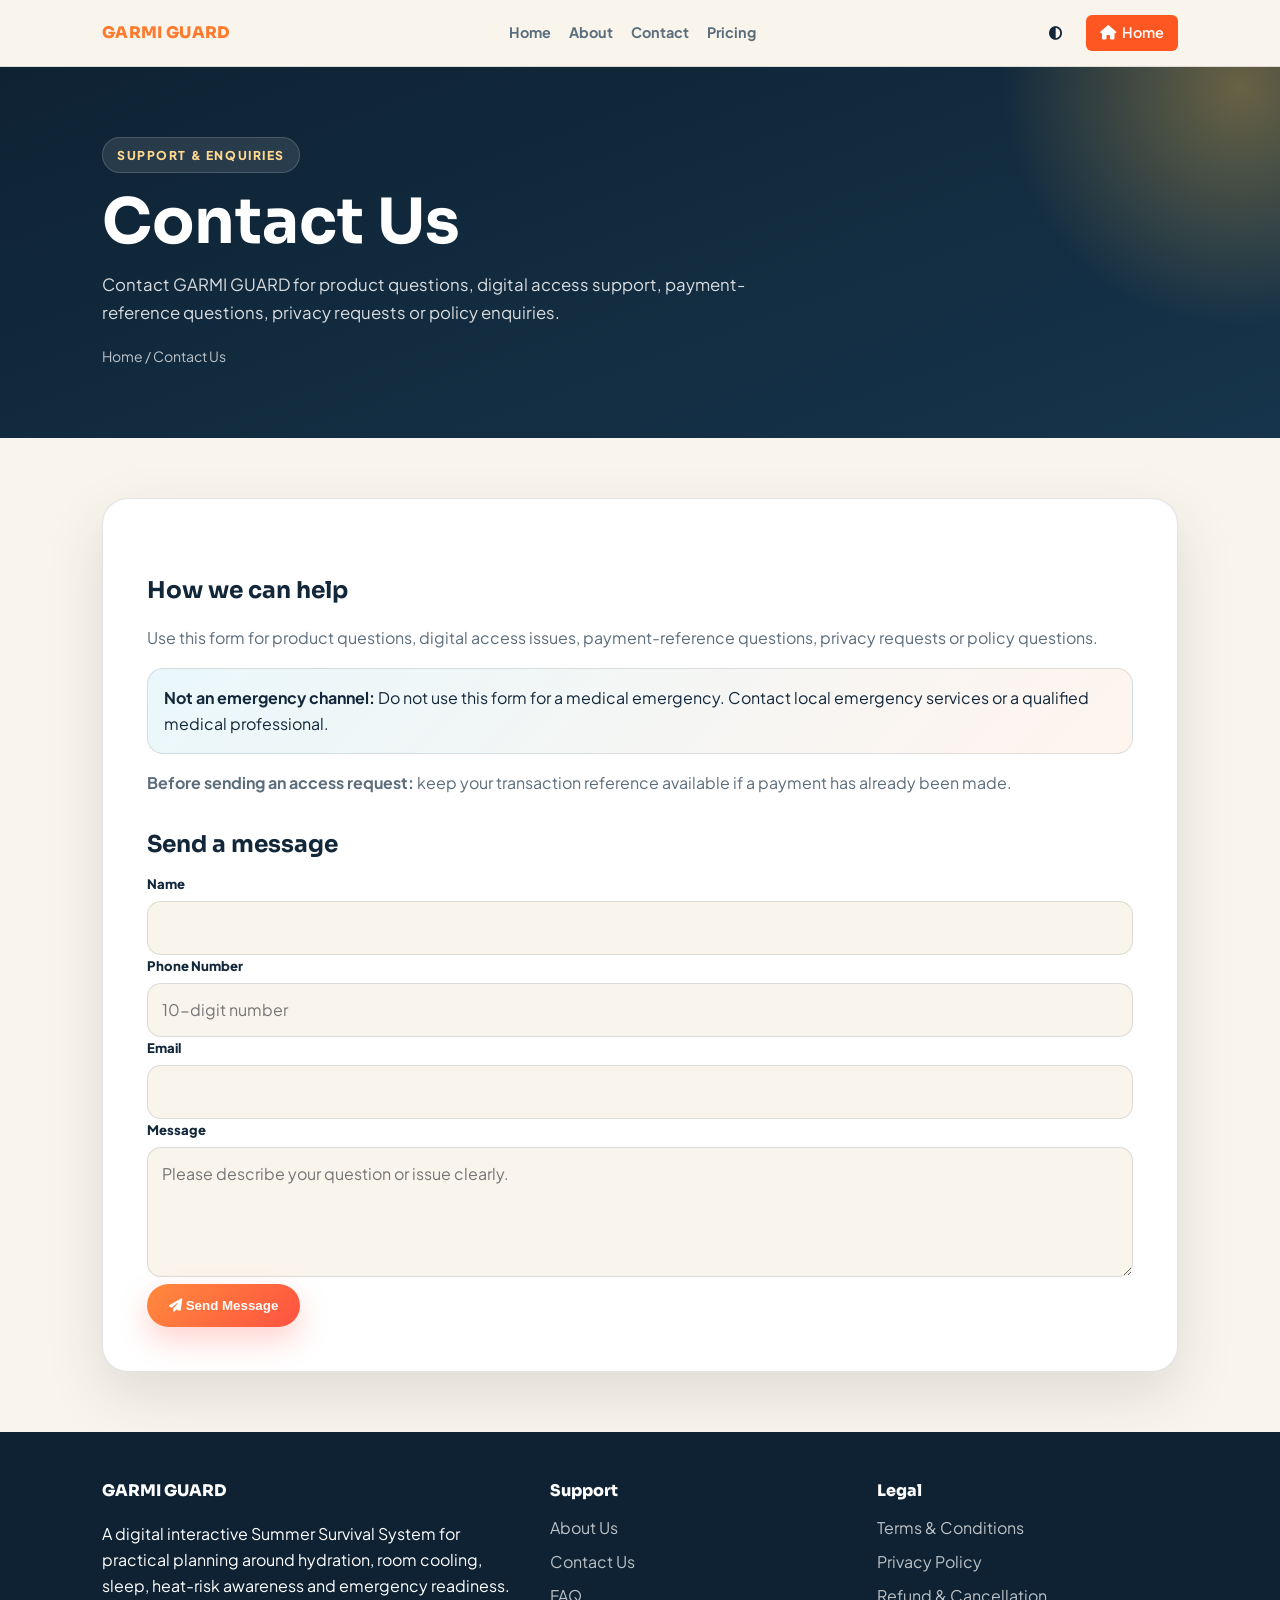
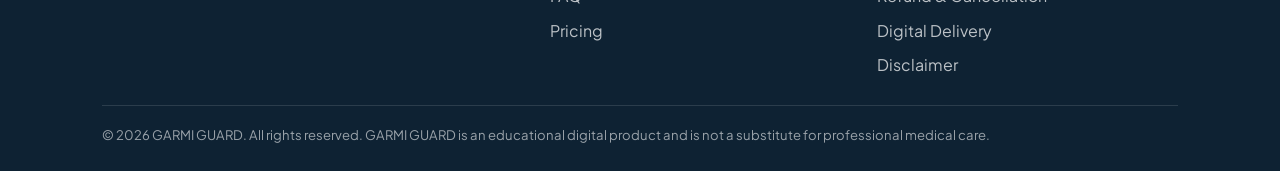
<file: contact.html>
<!doctype html>
<html lang="en-IN">
<head>
<meta charset="utf-8">
<meta name="viewport" content="width=device-width,initial-scale=1,viewport-fit=cover">
<title>Contact Us | GARMI GUARD</title>
<meta name="description" content="Contact GARMI GUARD for product questions, digital access support, payment-reference questions, privacy requests or policy enquiries.">
<meta name="robots" content="index, follow, max-image-preview:large">
<link rel="canonical" href="https://garmiguard.pages.dev/contact.html">
<meta property="og:type" content="website">
<meta property="og:site_name" content="GARMI GUARD">
<meta property="og:title" content="Contact Us | GARMI GUARD">
<meta property="og:description" content="Contact GARMI GUARD for product questions, digital access support, payment-reference questions, privacy requests or policy enquiries.">
<meta property="og:url" content="https://garmiguard.pages.dev/contact.html">
<meta property="og:image" content="https://garmiguard.pages.dev/assets/og-cover.jpg">
<meta name="twitter:card" content="summary_large_image">
<meta name="twitter:title" content="Contact Us | GARMI GUARD">
<meta name="twitter:description" content="Contact GARMI GUARD for product questions, digital access support, payment-reference questions, privacy requests or policy enquiries.">
<meta name="twitter:image" content="https://garmiguard.pages.dev/assets/og-cover.jpg">
<link rel="preconnect" href="https://fonts.googleapis.com">
<link rel="preconnect" href="https://fonts.gstatic.com" crossorigin>
<link href="https://fonts.googleapis.com/css2?family=Plus+Jakarta+Sans:wght@400;500;600;700;800&family=Sora:wght@600;700;800&display=swap" rel="stylesheet">
<link rel="stylesheet" href="https://cdnjs.cloudflare.com/ajax/libs/font-awesome/6.5.1/css/all.min.css">
<link rel="stylesheet" href="site.css">
<style>
  /* Mode button ka background aur border remove karne ke liye */
  button.theme-btn {
    background: transparent !important;
    border: none !important;
    box-shadow: none !important;
    outline: none !important;
    padding: 6px 10px;
    cursor: pointer;
  }
  /* Header right actions styling */
  .header-actions {
    display: flex;
    align-items: center;
    gap: 12px;
  }
  .btn-home-link {
    text-decoration: none;
    font-weight: 600;
    padding: 6px 14px;
    border-radius: 6px;
    background: var(--brand-color, #ff5722);
    color: #fff !important;
    display: inline-flex;
    align-items: center;
    gap: 6px;
    font-size: 0.9rem;
  }
</style>
</head>
<body>
<header class="site-header">
  <div class="wrap header-inner">
    <a class="brand" href="index.html">GARMI GUARD</a>
    <nav class="header-nav">
      <a href="index.html">Home</a>
      <a href="about.html">About</a>
      <a href="contact.html">Contact</a>
      <a href="index.html#pricing">Pricing</a>
    </nav>
    <div class="header-actions">
      <button class="theme-btn" data-theme-toggle aria-label="Toggle theme">
        <i class="fa-solid fa-circle-half-stroke"></i>
      </button>
      <a href="index.html" class="btn-home-link">
        <i class="fa-solid fa-house"></i> Home
      </a>
    </div>
  </div>
  <nav class="wrap mobile-nav">
    <a href="index.html">Home</a>
    <a href="about.html">About Us</a>
    <a href="contact.html">Contact Us</a>
    <a href="index.html#pricing">Pricing</a>
    <a href="terms.html">Terms</a>
    <a href="privacy.html">Privacy</a>
  </nav>
</header>

<section class="hero-mini">
  <div class="wrap">
    <span class="kicker">Support &amp; enquiries</span>
    <h1>Contact Us</h1>
    <p>Contact GARMI GUARD for product questions, digital access support, payment-reference questions, privacy requests or policy enquiries.</p>
    <div class="breadcrumb"><a href="index.html">Home</a> / Contact Us</div>
  </div>
</section>

<main class="content">
  <div class="wrap">
    <article class="prose">
      <div class="contact-layout">
        <aside class="contact-card">
          <h2>How we can help</h2>
          <p>Use this form for product questions, digital access issues, payment-reference questions, privacy requests or policy questions.</p>
          <div class="note warning">
            <strong>Not an emergency channel:</strong> Do not use this form for a medical emergency. Contact local emergency services or a qualified medical professional.
          </div>
          <p><strong>Before sending an access request:</strong> keep your transaction reference available if a payment has already been made.</p>
        </aside>
        
        <section class="form-card">
          <h2>Send a message</h2>
          <form id="contactForm" novalidate>
            <div class="field">
              <label for="name">Name</label>
              <input id="name" name="name" type="text" autocomplete="name" maxlength="100" required>
            </div>
            <div class="field">
              <label for="phone">Phone Number</label>
              <input id="phone" name="phone" type="tel" inputmode="numeric" pattern="[0-9]{10}" maxlength="10" placeholder="10-digit number" autocomplete="tel" required>
            </div>
            <div class="field">
              <label for="email">Email</label>
              <input id="email" name="email" type="email" maxlength="160" autocomplete="email" required>
            </div>
            <div class="field">
              <label for="message">Message</label>
              <textarea id="message" name="message" maxlength="2000" placeholder="Please describe your question or issue clearly." required></textarea>
            </div>
            <button class="btn btn-primary" id="submitBtn" type="submit">
              <i class="fa-solid fa-paper-plane"></i> Send Message
            </button>
            <div class="form-status" id="formStatus" role="status" aria-live="polite"></div>
          </form>
        </section>
      </div>
    </article>
  </div>
</main>

<footer class="site-footer">
  <div class="wrap">
    <div class="footer-grid">
      <div>
        <div class="footer-title">GARMI GUARD</div>
        <p>A digital interactive Summer Survival System for practical planning around hydration, room cooling, sleep, heat-risk awareness and emergency readiness.</p>
      </div>
      <div>
        <div class="footer-title">Support</div>
        <div class="footer-links">
          <a href="about.html">About Us</a>
          <a href="contact.html">Contact Us</a>
          <a href="index.html#faq">FAQ</a>
          <a href="index.html#pricing">Pricing</a>
        </div>
      </div>
      <div>
        <div class="footer-title">Legal</div>
        <div class="footer-links">
          <a href="terms.html">Terms & Conditions</a>
          <a href="privacy.html">Privacy Policy</a>
          <a href="refund.html">Refund & Cancellation</a>
          <a href="shipping.html">Digital Delivery</a>
          <a href="disclaimer.html">Disclaimer</a>
        </div>
      </div>
    </div>
    <div class="copy">© <span data-year></span> GARMI GUARD. All rights reserved. GARMI GUARD is an educational digital product and is not a substitute for professional medical care.</div>
  </div>
</footer>

<script src="site.js" defer></script>
<script>
const CONTACT_SCRIPT_URL = "https://script.google.com/macros/s/AKfycbx5ZlBwxSsFkKUzWEBGCXHpQ2BdH3ywHVNdGKjTXUeNrMejeJCuwjB2bNWTp2bGw8en/exec"; // Paste deployed Apps Script URL

(function(){
 const form=document.getElementById('contactForm'), phone=document.getElementById('phone'), status=document.getElementById('formStatus'), btn=document.getElementById('submitBtn');
 
 phone.addEventListener('input',()=>phone.value=phone.value.replace(/\D/g,'').slice(0,10));
 
 form.addEventListener('submit',async(e)=>{
  e.preventDefault(); status.className='form-status'; status.textContent='';
  const name=document.getElementById('name').value.trim().replace(/\s+/g,' '), phoneVal=phone.value.replace(/\D/g,''), email=document.getElementById('email').value.trim(), message=document.getElementById('message').value.trim();
  
  if(name.length<2){status.className='form-status err';status.textContent='Please enter your name.';return}
  if(!/^\d{10}$/.test(phoneVal)){status.className='form-status err';status.textContent='Please enter a valid 10-digit phone number.';return}
  if(!/^[^\s@]+@[^\s@]+\.[^\s@]+$/.test(email)){status.className='form-status err';status.textContent='Please enter a valid email address.';return}
  if(message.length<10){status.className='form-status err';status.textContent='Please enter a little more detail in your message.';return}
  if(!CONTACT_SCRIPT_URL || !/^https:\/\/script\.google\.com\//.test(CONTACT_SCRIPT_URL)){status.className='form-status err';status.textContent='Contact form setup is being completed. Please try again after the form endpoint is configured.';return}
  
  btn.disabled=true; btn.innerHTML='<i class="fa-solid fa-spinner fa-spin"></i> Sending...';
  
  const p=new URLSearchParams(location.search); 
  const payload={
    name: name,
    phone: phoneVal,
    email: email,
    message: message,
    source: p.get('utm_source')||document.referrer||'Direct',
    pageUrl: location.href,
    referrerUrl: document.referrer||'',
    userAgent: navigator.userAgent
  };
  
  try{
    await fetch(CONTACT_SCRIPT_URL,{method:'POST',mode:'no-cors',headers:{'Content-Type':'text/plain;charset=utf-8'},body:JSON.stringify(payload)}); 
    location.href='thank-you.html?type=contact';
  }catch(err){
    status.className='form-status err';status.textContent='Could not send your message right now. Please try again.';btn.disabled=false;btn.innerHTML='<i class="fa-solid fa-paper-plane"></i> Send Message';
  }
 });
})();
</script>
</body>
</html>
</file>
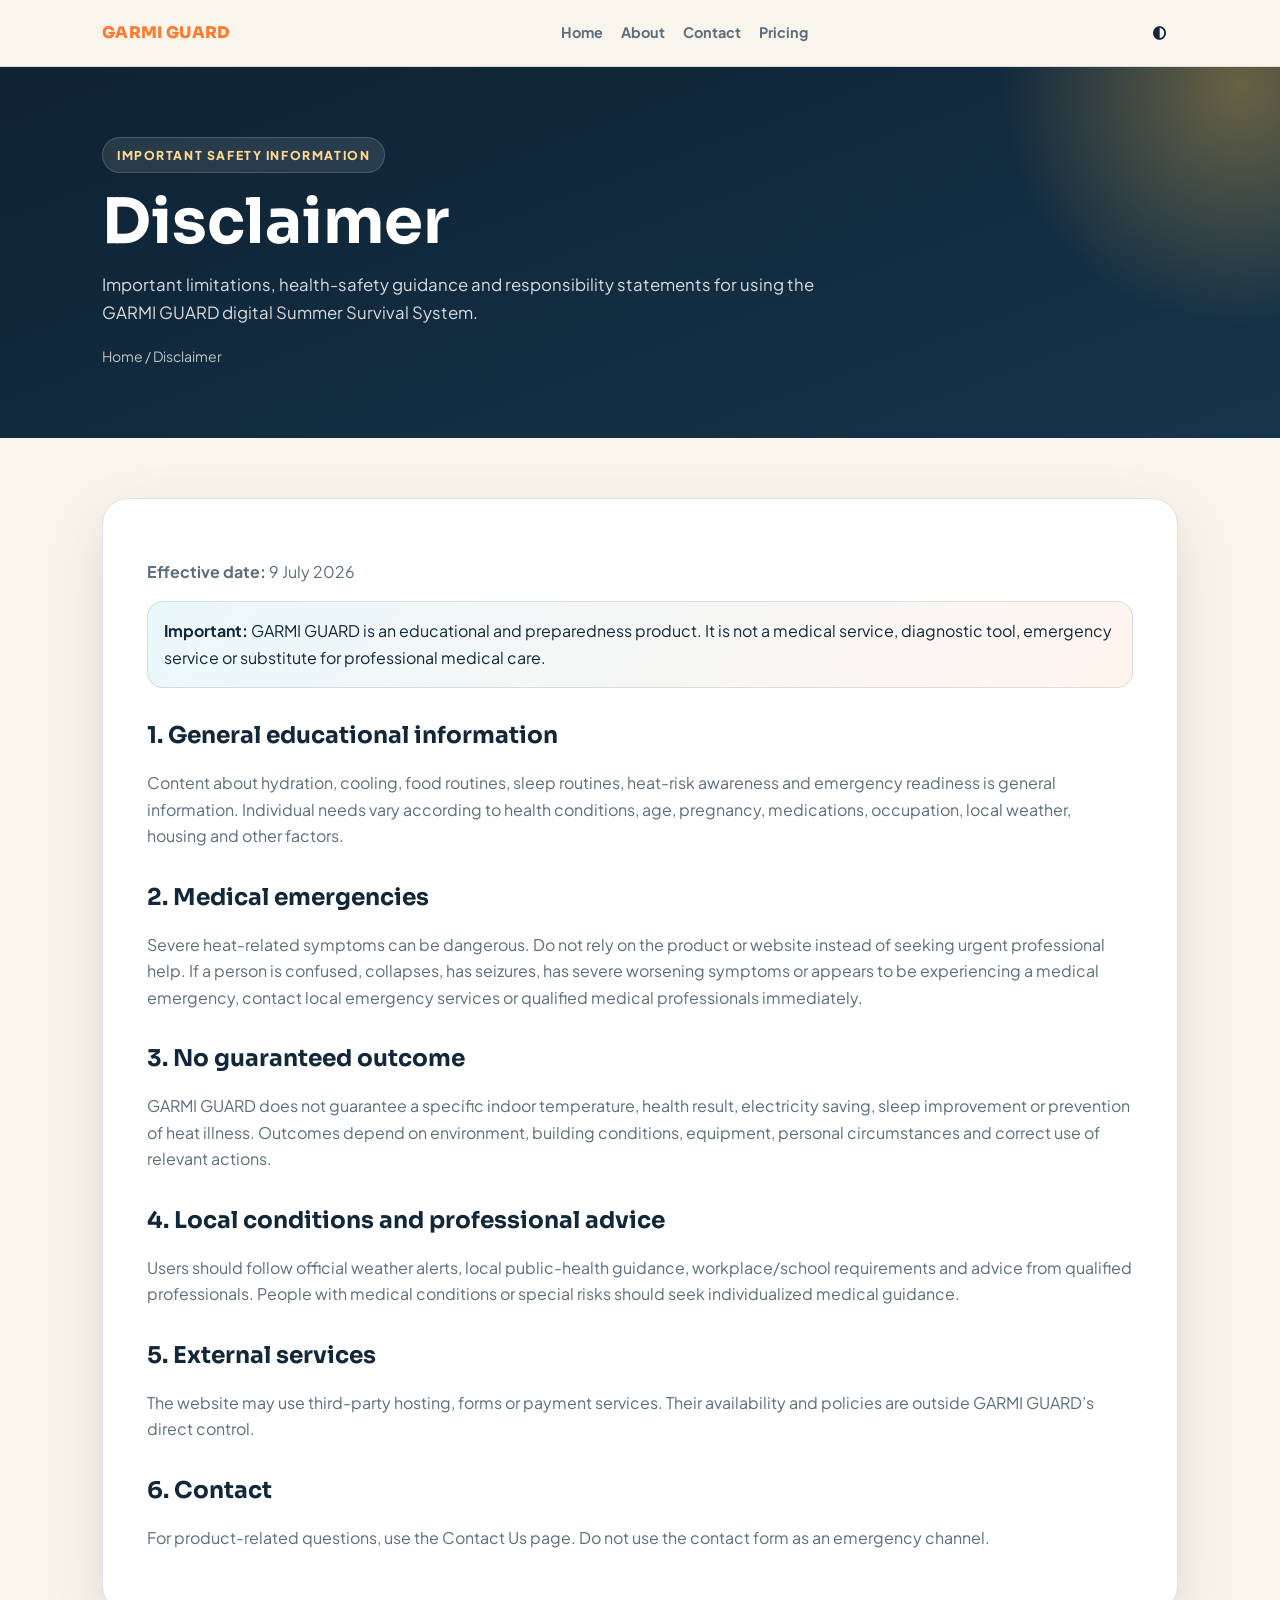
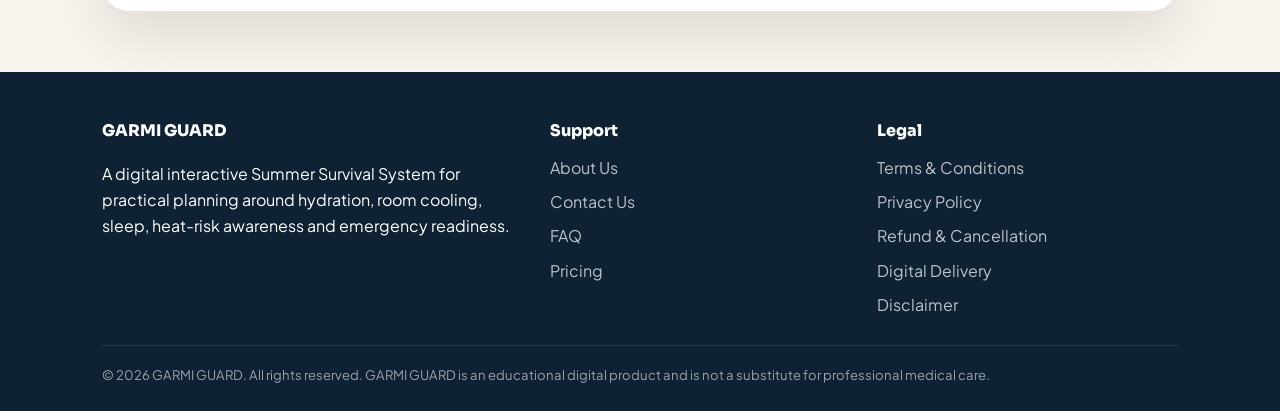
<file: disclaimer.html>
<!doctype html><html lang="en-IN"><head><meta charset="utf-8"><meta name="viewport" content="width=device-width,initial-scale=1,viewport-fit=cover"><title>Disclaimer | GARMI GUARD</title>
<meta name="description" content="Important limitations, health-safety guidance and responsibility statements for using the GARMI GUARD digital Summer Survival System.">
<meta name="robots" content="index, follow, max-image-preview:large">
<link rel="canonical" href="https://garmiguard.pages.dev/disclaimer.html">
<meta property="og:type" content="website"><meta property="og:site_name" content="GARMI GUARD"><meta property="og:title" content="Disclaimer | GARMI GUARD"><meta property="og:description" content="Important limitations, health-safety guidance and responsibility statements for using the GARMI GUARD digital Summer Survival System."><meta property="og:url" content="https://garmiguard.pages.dev/disclaimer.html"><meta property="og:image" content="https://garmiguard.pages.dev/assets/og-cover.jpg"><meta name="twitter:card" content="summary_large_image"><meta name="twitter:title" content="Disclaimer | GARMI GUARD"><meta name="twitter:description" content="Important limitations, health-safety guidance and responsibility statements for using the GARMI GUARD digital Summer Survival System."><meta name="twitter:image" content="https://garmiguard.pages.dev/assets/og-cover.jpg"><link rel="preconnect" href="https://fonts.googleapis.com"><link rel="preconnect" href="https://fonts.gstatic.com" crossorigin><link href="https://fonts.googleapis.com/css2?family=Plus+Jakarta+Sans:wght@400;500;600;700;800&family=Sora:wght@600;700;800&display=swap" rel="stylesheet"><link rel="stylesheet" href="https://cdnjs.cloudflare.com/ajax/libs/font-awesome/6.5.1/css/all.min.css"><link rel="stylesheet" href="site.css"></head><body><header class="site-header"><div class="wrap header-inner"><a class="brand" href="index.html">GARMI GUARD</a><nav class="header-nav"><a href="index.html">Home</a><a href="about.html">About</a><a href="contact.html">Contact</a><a href="index.html#pricing">Pricing</a></nav><div><button class="theme-btn" data-theme-toggle aria-label="Toggle theme"><i class="fa-solid fa-circle-half-stroke"></i></button> <button class="menu-btn" data-menu-toggle aria-label="Open menu"><i class="fa-solid fa-bars"></i></button></div></div><nav class="wrap mobile-nav"><a href="index.html">Home</a><a href="about.html">About Us</a><a href="contact.html">Contact Us</a><a href="index.html#pricing">Pricing</a><a href="terms.html">Terms</a><a href="privacy.html">Privacy</a></nav></header><section class="hero-mini"><div class="wrap"><span class="kicker">Important safety information</span><h1>Disclaimer</h1><p>Important limitations, health-safety guidance and responsibility statements for using the GARMI GUARD digital Summer Survival System.</p><div class="breadcrumb"><a href="index.html">Home</a> / Disclaimer</div></div></section><main class="content"><div class="wrap"><article class="prose">
<p><strong>Effective date:</strong> 9 July 2026</p><div class="note warning"><strong>Important:</strong> GARMI GUARD is an educational and preparedness product. It is not a medical service, diagnostic tool, emergency service or substitute for professional medical care.</div>
<h2>1. General educational information</h2><p>Content about hydration, cooling, food routines, sleep routines, heat-risk awareness and emergency readiness is general information. Individual needs vary according to health conditions, age, pregnancy, medications, occupation, local weather, housing and other factors.</p>
<h2>2. Medical emergencies</h2><p>Severe heat-related symptoms can be dangerous. Do not rely on the product or website instead of seeking urgent professional help. If a person is confused, collapses, has seizures, has severe worsening symptoms or appears to be experiencing a medical emergency, contact local emergency services or qualified medical professionals immediately.</p>
<h2>3. No guaranteed outcome</h2><p>GARMI GUARD does not guarantee a specific indoor temperature, health result, electricity saving, sleep improvement or prevention of heat illness. Outcomes depend on environment, building conditions, equipment, personal circumstances and correct use of relevant actions.</p>
<h2>4. Local conditions and professional advice</h2><p>Users should follow official weather alerts, local public-health guidance, workplace/school requirements and advice from qualified professionals. People with medical conditions or special risks should seek individualized medical guidance.</p>
<h2>5. External services</h2><p>The website may use third-party hosting, forms or payment services. Their availability and policies are outside GARMI GUARD’s direct control.</p>
<h2>6. Contact</h2><p>For product-related questions, use the <a href="contact.html">Contact Us</a> page. Do not use the contact form as an emergency channel.</p>
</article></div></main><footer class="site-footer"><div class="wrap"><div class="footer-grid"><div><div class="footer-title">GARMI GUARD</div><p>A digital interactive Summer Survival System for practical planning around hydration, room cooling, sleep, heat-risk awareness and emergency readiness.</p></div><div><div class="footer-title">Support</div><div class="footer-links"><a href="about.html">About Us</a><a href="contact.html">Contact Us</a><a href="index.html#faq">FAQ</a><a href="index.html#pricing">Pricing</a></div></div><div><div class="footer-title">Legal</div><div class="footer-links"><a href="terms.html">Terms & Conditions</a><a href="privacy.html">Privacy Policy</a><a href="refund.html">Refund & Cancellation</a><a href="shipping.html">Digital Delivery</a><a href="disclaimer.html">Disclaimer</a></div></div></div><div class="copy">© <span data-year></span> GARMI GUARD. All rights reserved. GARMI GUARD is an educational digital product and is not a substitute for professional medical care.</div></div></footer><script src="site.js" defer></script></body></html>
</file>
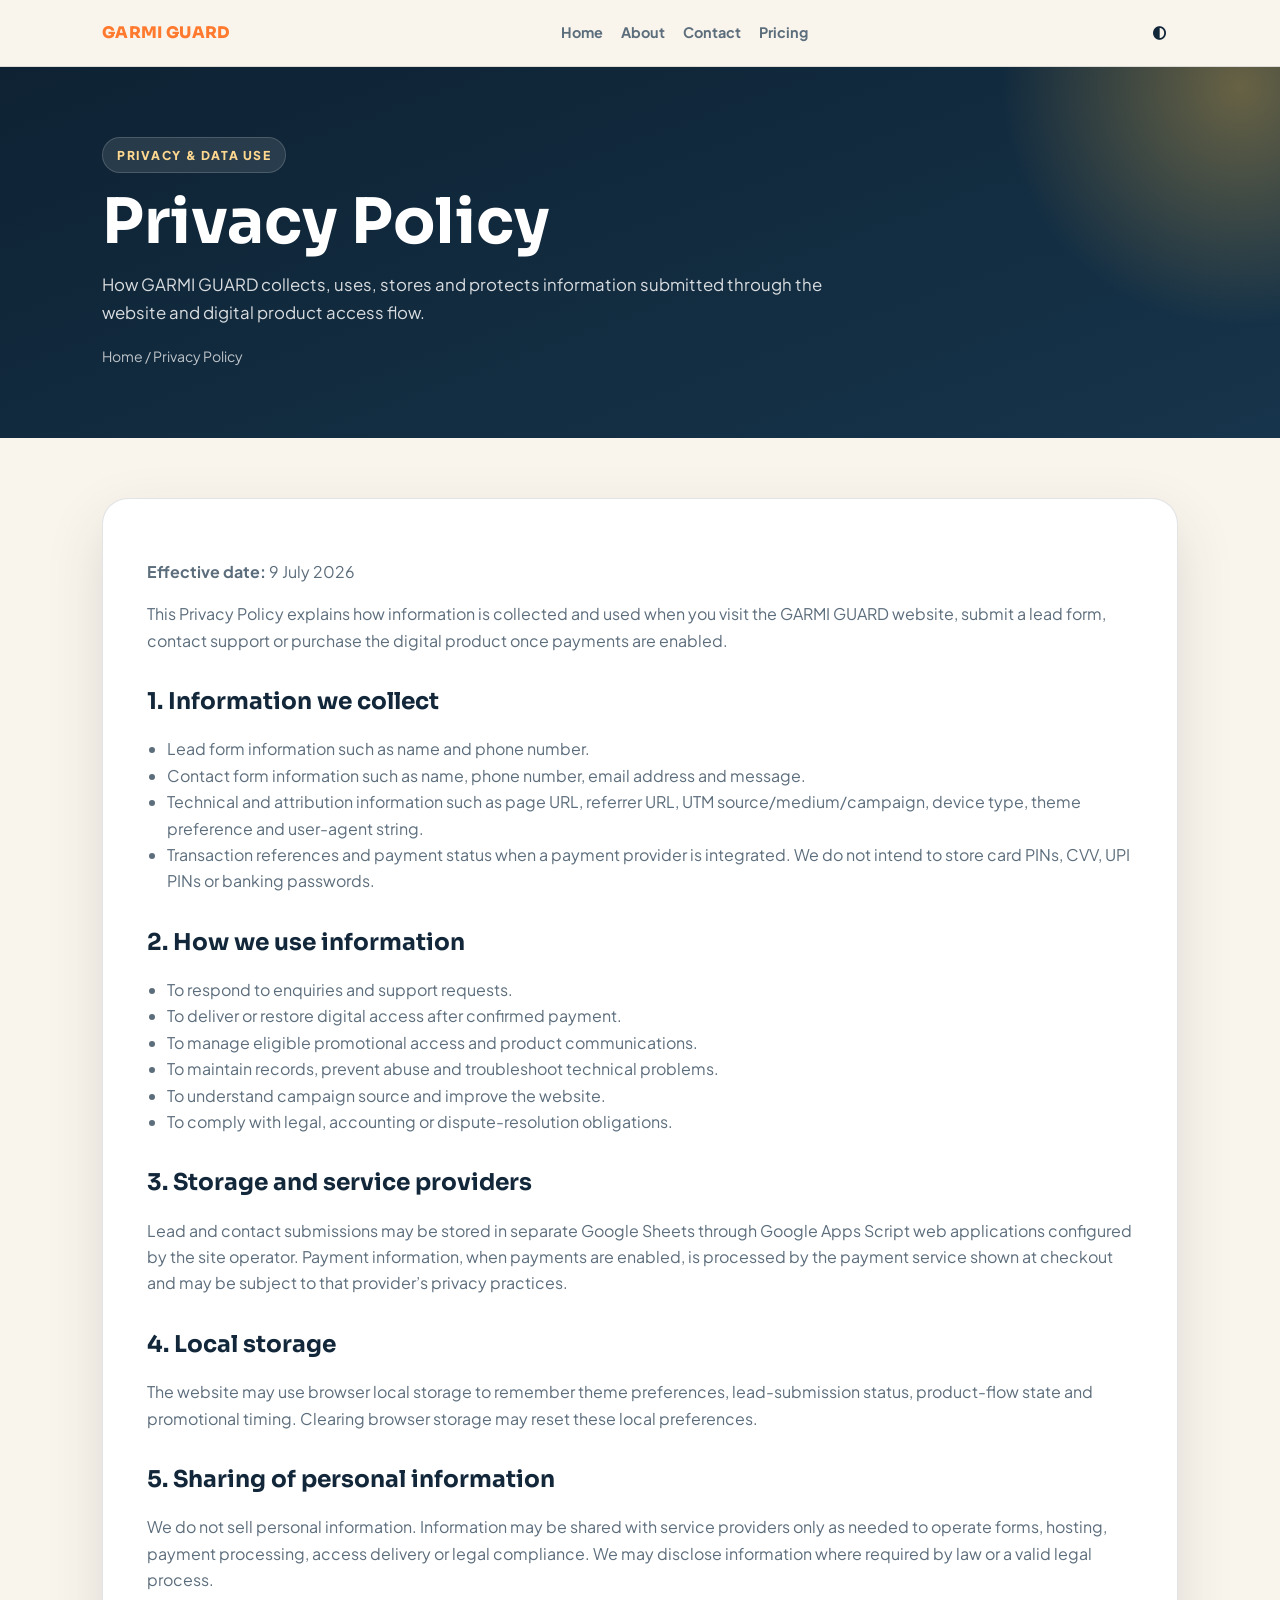
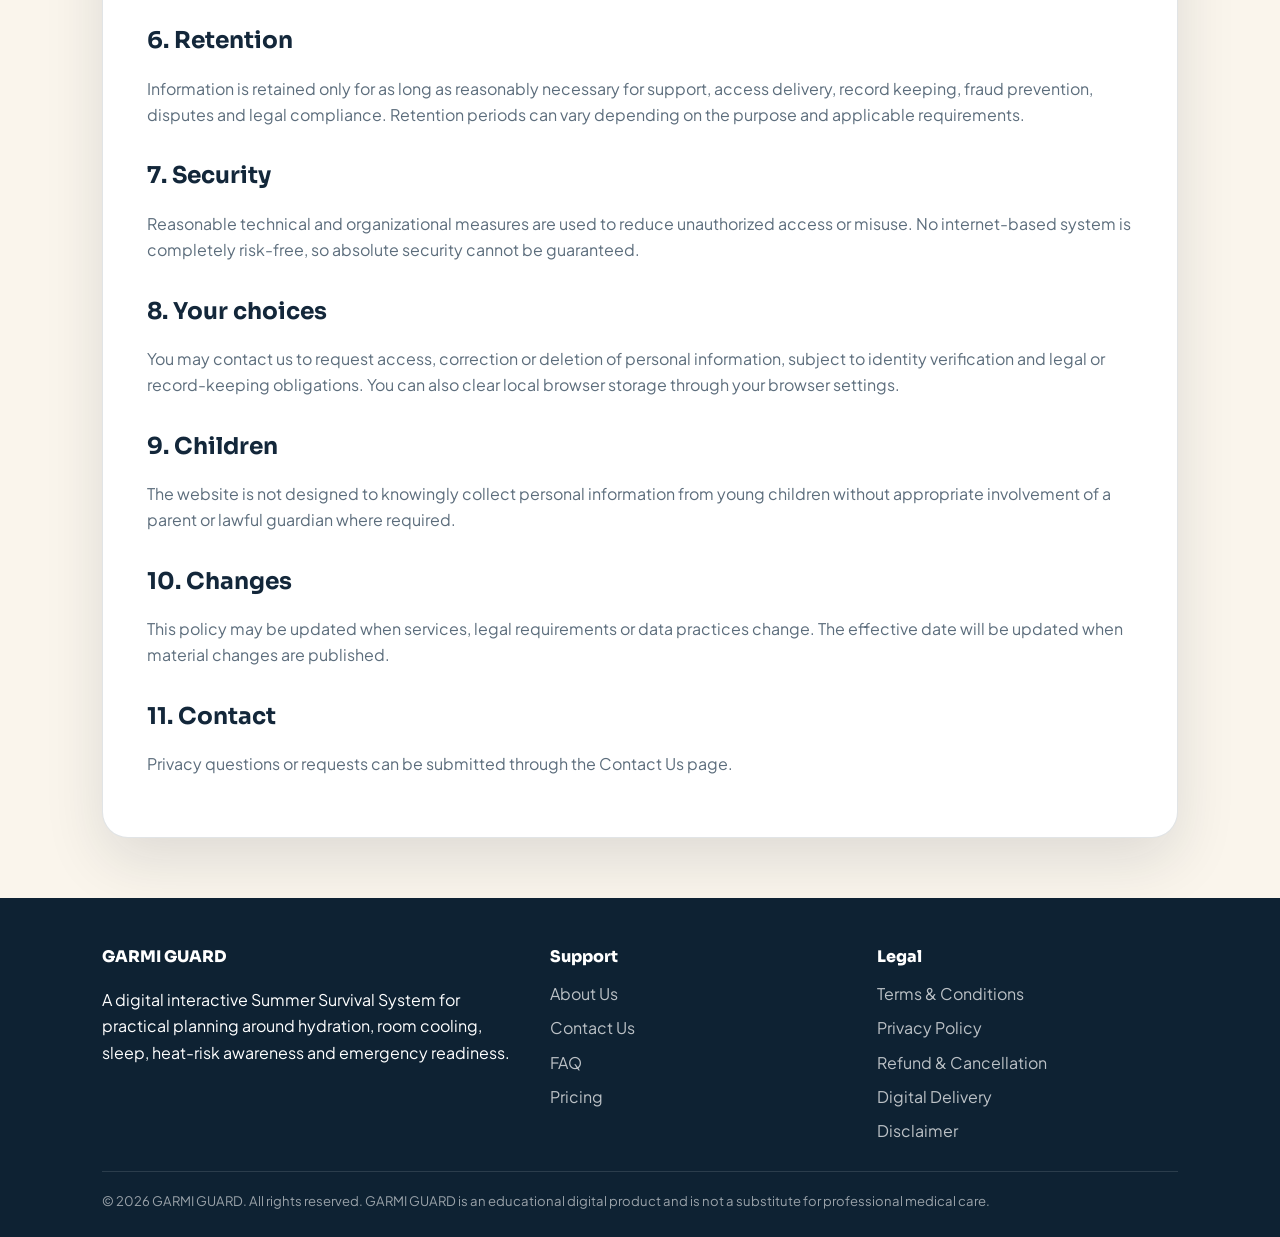
<file: privacy.html>
<!doctype html><html lang="en-IN"><head><meta charset="utf-8"><meta name="viewport" content="width=device-width,initial-scale=1,viewport-fit=cover"><title>Privacy Policy | GARMI GUARD</title>
<meta name="description" content="How GARMI GUARD collects, uses, stores and protects information submitted through the website and digital product access flow.">
<meta name="robots" content="index, follow, max-image-preview:large">
<link rel="canonical" href="https://garmiguard.pages.dev/privacy.html">
<meta property="og:type" content="website"><meta property="og:site_name" content="GARMI GUARD"><meta property="og:title" content="Privacy Policy | GARMI GUARD"><meta property="og:description" content="How GARMI GUARD collects, uses, stores and protects information submitted through the website and digital product access flow."><meta property="og:url" content="https://garmiguard.pages.dev/privacy.html"><meta property="og:image" content="https://garmiguard.pages.dev/assets/og-cover.jpg"><meta name="twitter:card" content="summary_large_image"><meta name="twitter:title" content="Privacy Policy | GARMI GUARD"><meta name="twitter:description" content="How GARMI GUARD collects, uses, stores and protects information submitted through the website and digital product access flow."><meta name="twitter:image" content="https://garmiguard.pages.dev/assets/og-cover.jpg"><link rel="preconnect" href="https://fonts.googleapis.com"><link rel="preconnect" href="https://fonts.gstatic.com" crossorigin><link href="https://fonts.googleapis.com/css2?family=Plus+Jakarta+Sans:wght@400;500;600;700;800&family=Sora:wght@600;700;800&display=swap" rel="stylesheet"><link rel="stylesheet" href="https://cdnjs.cloudflare.com/ajax/libs/font-awesome/6.5.1/css/all.min.css"><link rel="stylesheet" href="site.css"></head><body><header class="site-header"><div class="wrap header-inner"><a class="brand" href="index.html">GARMI GUARD</a><nav class="header-nav"><a href="index.html">Home</a><a href="about.html">About</a><a href="contact.html">Contact</a><a href="index.html#pricing">Pricing</a></nav><div><button class="theme-btn" data-theme-toggle aria-label="Toggle theme"><i class="fa-solid fa-circle-half-stroke"></i></button> <button class="menu-btn" data-menu-toggle aria-label="Open menu"><i class="fa-solid fa-bars"></i></button></div></div><nav class="wrap mobile-nav"><a href="index.html">Home</a><a href="about.html">About Us</a><a href="contact.html">Contact Us</a><a href="index.html#pricing">Pricing</a><a href="terms.html">Terms</a><a href="privacy.html">Privacy</a></nav></header><section class="hero-mini"><div class="wrap"><span class="kicker">Privacy &amp; data use</span><h1>Privacy Policy</h1><p>How GARMI GUARD collects, uses, stores and protects information submitted through the website and digital product access flow.</p><div class="breadcrumb"><a href="index.html">Home</a> / Privacy Policy</div></div></section><main class="content"><div class="wrap"><article class="prose">
<p><strong>Effective date:</strong> 9 July 2026</p><p>This Privacy Policy explains how information is collected and used when you visit the GARMI GUARD website, submit a lead form, contact support or purchase the digital product once payments are enabled.</p>
<h2>1. Information we collect</h2><ul><li>Lead form information such as name and phone number.</li><li>Contact form information such as name, phone number, email address and message.</li><li>Technical and attribution information such as page URL, referrer URL, UTM source/medium/campaign, device type, theme preference and user-agent string.</li><li>Transaction references and payment status when a payment provider is integrated. We do not intend to store card PINs, CVV, UPI PINs or banking passwords.</li></ul>
<h2>2. How we use information</h2><ul><li>To respond to enquiries and support requests.</li><li>To deliver or restore digital access after confirmed payment.</li><li>To manage eligible promotional access and product communications.</li><li>To maintain records, prevent abuse and troubleshoot technical problems.</li><li>To understand campaign source and improve the website.</li><li>To comply with legal, accounting or dispute-resolution obligations.</li></ul>
<h2>3. Storage and service providers</h2><p>Lead and contact submissions may be stored in separate Google Sheets through Google Apps Script web applications configured by the site operator. Payment information, when payments are enabled, is processed by the payment service shown at checkout and may be subject to that provider’s privacy practices.</p>
<h2>4. Local storage</h2><p>The website may use browser local storage to remember theme preferences, lead-submission status, product-flow state and promotional timing. Clearing browser storage may reset these local preferences.</p>
<h2>5. Sharing of personal information</h2><p>We do not sell personal information. Information may be shared with service providers only as needed to operate forms, hosting, payment processing, access delivery or legal compliance. We may disclose information where required by law or a valid legal process.</p>
<h2>6. Retention</h2><p>Information is retained only for as long as reasonably necessary for support, access delivery, record keeping, fraud prevention, disputes and legal compliance. Retention periods can vary depending on the purpose and applicable requirements.</p>
<h2>7. Security</h2><p>Reasonable technical and organizational measures are used to reduce unauthorized access or misuse. No internet-based system is completely risk-free, so absolute security cannot be guaranteed.</p>
<h2>8. Your choices</h2><p>You may contact us to request access, correction or deletion of personal information, subject to identity verification and legal or record-keeping obligations. You can also clear local browser storage through your browser settings.</p>
<h2>9. Children</h2><p>The website is not designed to knowingly collect personal information from young children without appropriate involvement of a parent or lawful guardian where required.</p>
<h2>10. Changes</h2><p>This policy may be updated when services, legal requirements or data practices change. The effective date will be updated when material changes are published.</p>
<h2>11. Contact</h2><p>Privacy questions or requests can be submitted through the <a href="contact.html">Contact Us</a> page.</p>
</article></div></main><footer class="site-footer"><div class="wrap"><div class="footer-grid"><div><div class="footer-title">GARMI GUARD</div><p>A digital interactive Summer Survival System for practical planning around hydration, room cooling, sleep, heat-risk awareness and emergency readiness.</p></div><div><div class="footer-title">Support</div><div class="footer-links"><a href="about.html">About Us</a><a href="contact.html">Contact Us</a><a href="index.html#faq">FAQ</a><a href="index.html#pricing">Pricing</a></div></div><div><div class="footer-title">Legal</div><div class="footer-links"><a href="terms.html">Terms & Conditions</a><a href="privacy.html">Privacy Policy</a><a href="refund.html">Refund & Cancellation</a><a href="shipping.html">Digital Delivery</a><a href="disclaimer.html">Disclaimer</a></div></div></div><div class="copy">© <span data-year></span> GARMI GUARD. All rights reserved. GARMI GUARD is an educational digital product and is not a substitute for professional medical care.</div></div></footer><script src="site.js" defer></script></body></html>
</file>
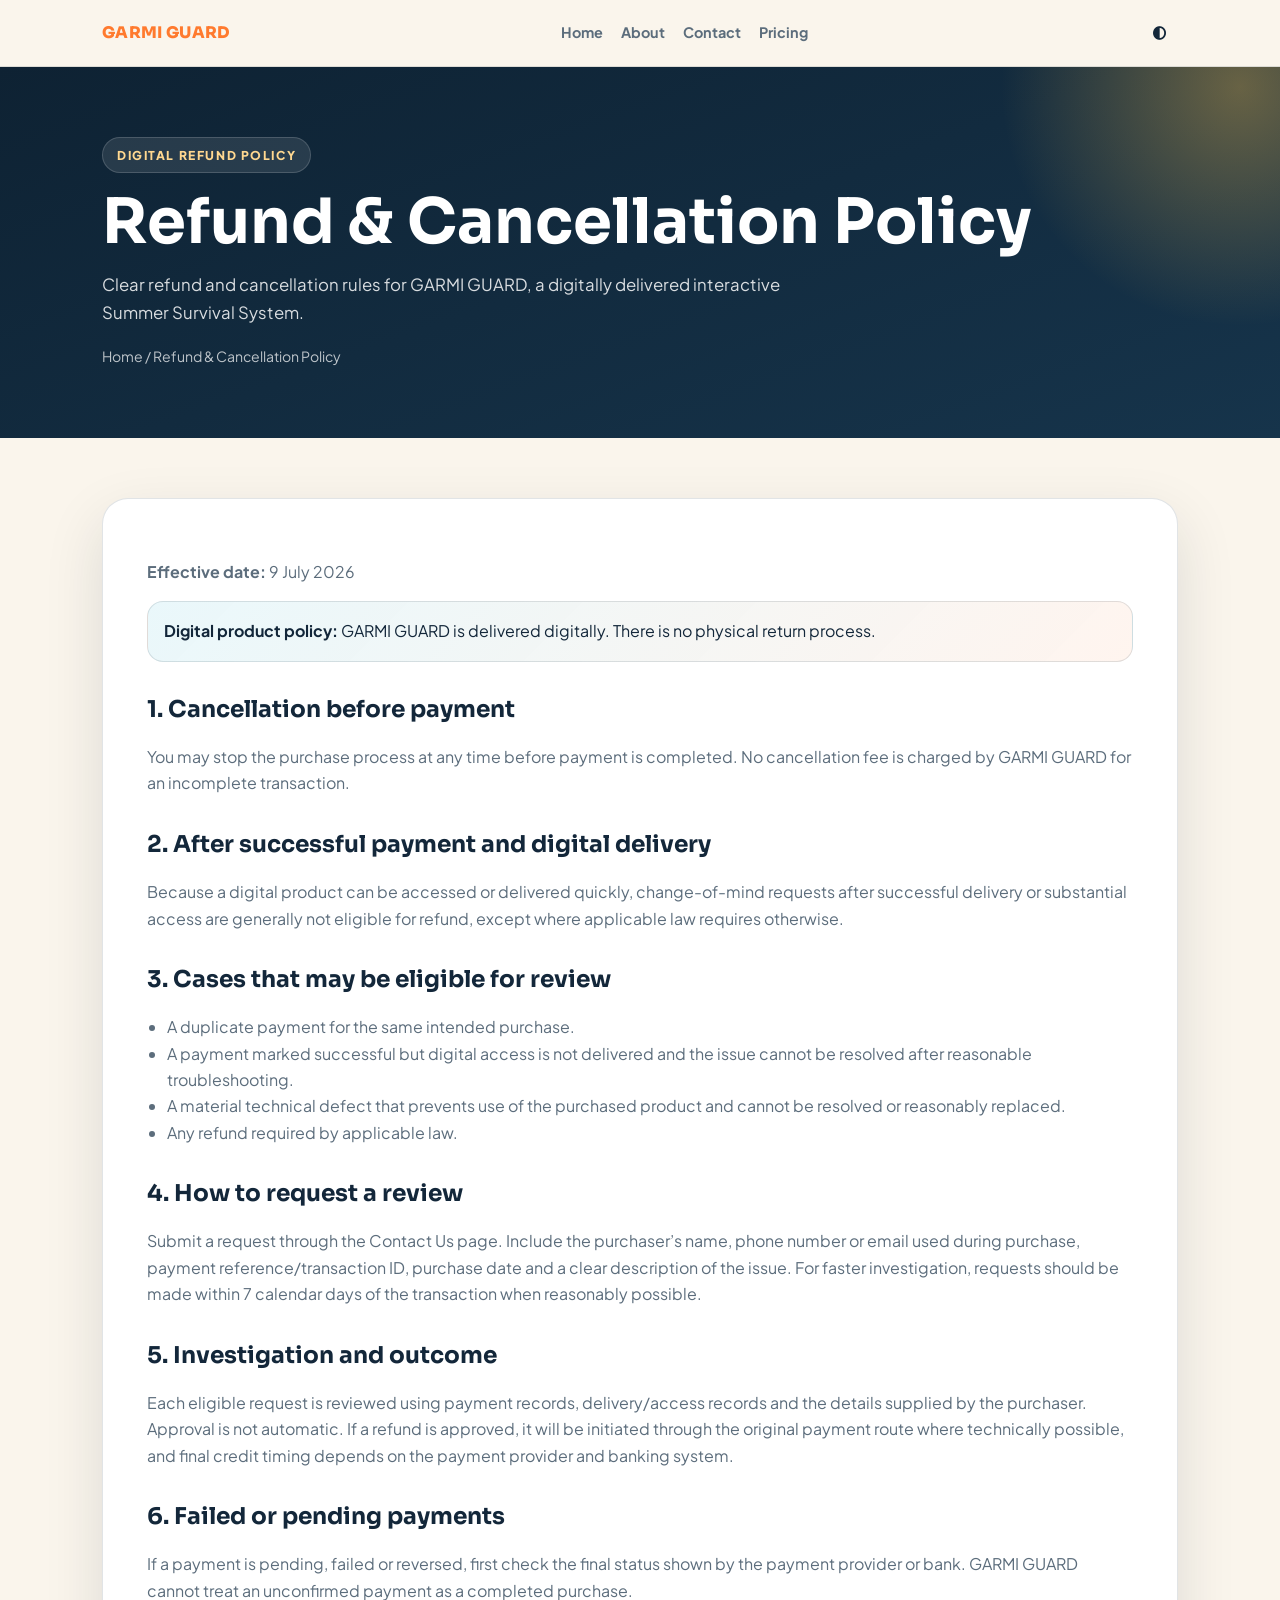
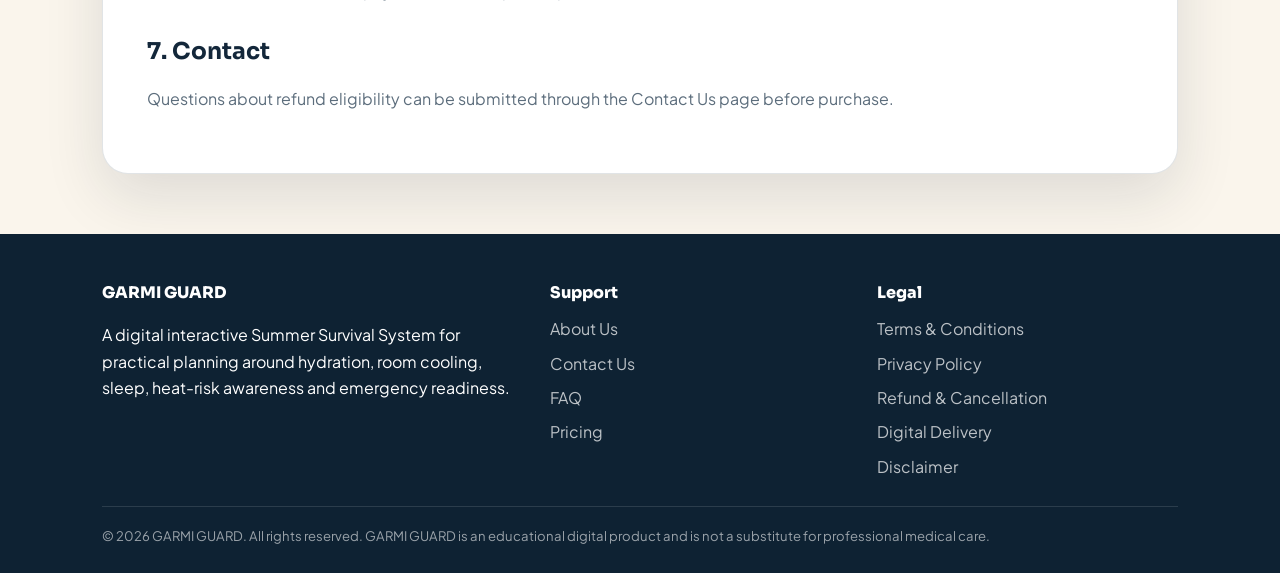
<file: refund.html>
<!doctype html><html lang="en-IN"><head><meta charset="utf-8"><meta name="viewport" content="width=device-width,initial-scale=1,viewport-fit=cover"><title>Refund &amp; Cancellation Policy | GARMI GUARD</title>
<meta name="description" content="Clear refund and cancellation rules for GARMI GUARD, a digitally delivered interactive Summer Survival System.">
<meta name="robots" content="index, follow, max-image-preview:large">
<link rel="canonical" href="https://garmiguard.pages.dev/refund.html">
<meta property="og:type" content="website"><meta property="og:site_name" content="GARMI GUARD"><meta property="og:title" content="Refund &amp; Cancellation Policy | GARMI GUARD"><meta property="og:description" content="Clear refund and cancellation rules for GARMI GUARD, a digitally delivered interactive Summer Survival System."><meta property="og:url" content="https://garmiguard.pages.dev/refund.html"><meta property="og:image" content="https://garmiguard.pages.dev/assets/og-cover.jpg"><meta name="twitter:card" content="summary_large_image"><meta name="twitter:title" content="Refund &amp; Cancellation Policy | GARMI GUARD"><meta name="twitter:description" content="Clear refund and cancellation rules for GARMI GUARD, a digitally delivered interactive Summer Survival System."><meta name="twitter:image" content="https://garmiguard.pages.dev/assets/og-cover.jpg"><link rel="preconnect" href="https://fonts.googleapis.com"><link rel="preconnect" href="https://fonts.gstatic.com" crossorigin><link href="https://fonts.googleapis.com/css2?family=Plus+Jakarta+Sans:wght@400;500;600;700;800&family=Sora:wght@600;700;800&display=swap" rel="stylesheet"><link rel="stylesheet" href="https://cdnjs.cloudflare.com/ajax/libs/font-awesome/6.5.1/css/all.min.css"><link rel="stylesheet" href="site.css"></head><body><header class="site-header"><div class="wrap header-inner"><a class="brand" href="index.html">GARMI GUARD</a><nav class="header-nav"><a href="index.html">Home</a><a href="about.html">About</a><a href="contact.html">Contact</a><a href="index.html#pricing">Pricing</a></nav><div><button class="theme-btn" data-theme-toggle aria-label="Toggle theme"><i class="fa-solid fa-circle-half-stroke"></i></button> <button class="menu-btn" data-menu-toggle aria-label="Open menu"><i class="fa-solid fa-bars"></i></button></div></div><nav class="wrap mobile-nav"><a href="index.html">Home</a><a href="about.html">About Us</a><a href="contact.html">Contact Us</a><a href="index.html#pricing">Pricing</a><a href="terms.html">Terms</a><a href="privacy.html">Privacy</a></nav></header><section class="hero-mini"><div class="wrap"><span class="kicker">Digital refund policy</span><h1>Refund &amp; Cancellation Policy</h1><p>Clear refund and cancellation rules for GARMI GUARD, a digitally delivered interactive Summer Survival System.</p><div class="breadcrumb"><a href="index.html">Home</a> / Refund &amp; Cancellation Policy</div></div></section><main class="content"><div class="wrap"><article class="prose">
<p><strong>Effective date:</strong> 9 July 2026</p><div class="note"><strong>Digital product policy:</strong> GARMI GUARD is delivered digitally. There is no physical return process.</div>
<h2>1. Cancellation before payment</h2><p>You may stop the purchase process at any time before payment is completed. No cancellation fee is charged by GARMI GUARD for an incomplete transaction.</p>
<h2>2. After successful payment and digital delivery</h2><p>Because a digital product can be accessed or delivered quickly, change-of-mind requests after successful delivery or substantial access are generally not eligible for refund, except where applicable law requires otherwise.</p>
<h2>3. Cases that may be eligible for review</h2><ul><li>A duplicate payment for the same intended purchase.</li><li>A payment marked successful but digital access is not delivered and the issue cannot be resolved after reasonable troubleshooting.</li><li>A material technical defect that prevents use of the purchased product and cannot be resolved or reasonably replaced.</li><li>Any refund required by applicable law.</li></ul>
<h2>4. How to request a review</h2><p>Submit a request through the <a href="contact.html">Contact Us</a> page. Include the purchaser’s name, phone number or email used during purchase, payment reference/transaction ID, purchase date and a clear description of the issue. For faster investigation, requests should be made within 7 calendar days of the transaction when reasonably possible.</p>
<h2>5. Investigation and outcome</h2><p>Each eligible request is reviewed using payment records, delivery/access records and the details supplied by the purchaser. Approval is not automatic. If a refund is approved, it will be initiated through the original payment route where technically possible, and final credit timing depends on the payment provider and banking system.</p>
<h2>6. Failed or pending payments</h2><p>If a payment is pending, failed or reversed, first check the final status shown by the payment provider or bank. GARMI GUARD cannot treat an unconfirmed payment as a completed purchase.</p>
<h2>7. Contact</h2><p>Questions about refund eligibility can be submitted through the <a href="contact.html">Contact Us</a> page before purchase.</p>
</article></div></main><footer class="site-footer"><div class="wrap"><div class="footer-grid"><div><div class="footer-title">GARMI GUARD</div><p>A digital interactive Summer Survival System for practical planning around hydration, room cooling, sleep, heat-risk awareness and emergency readiness.</p></div><div><div class="footer-title">Support</div><div class="footer-links"><a href="about.html">About Us</a><a href="contact.html">Contact Us</a><a href="index.html#faq">FAQ</a><a href="index.html#pricing">Pricing</a></div></div><div><div class="footer-title">Legal</div><div class="footer-links"><a href="terms.html">Terms & Conditions</a><a href="privacy.html">Privacy Policy</a><a href="refund.html">Refund & Cancellation</a><a href="shipping.html">Digital Delivery</a><a href="disclaimer.html">Disclaimer</a></div></div></div><div class="copy">© <span data-year></span> GARMI GUARD. All rights reserved. GARMI GUARD is an educational digital product and is not a substitute for professional medical care.</div></div></footer><script src="site.js" defer></script></body></html>
</file>
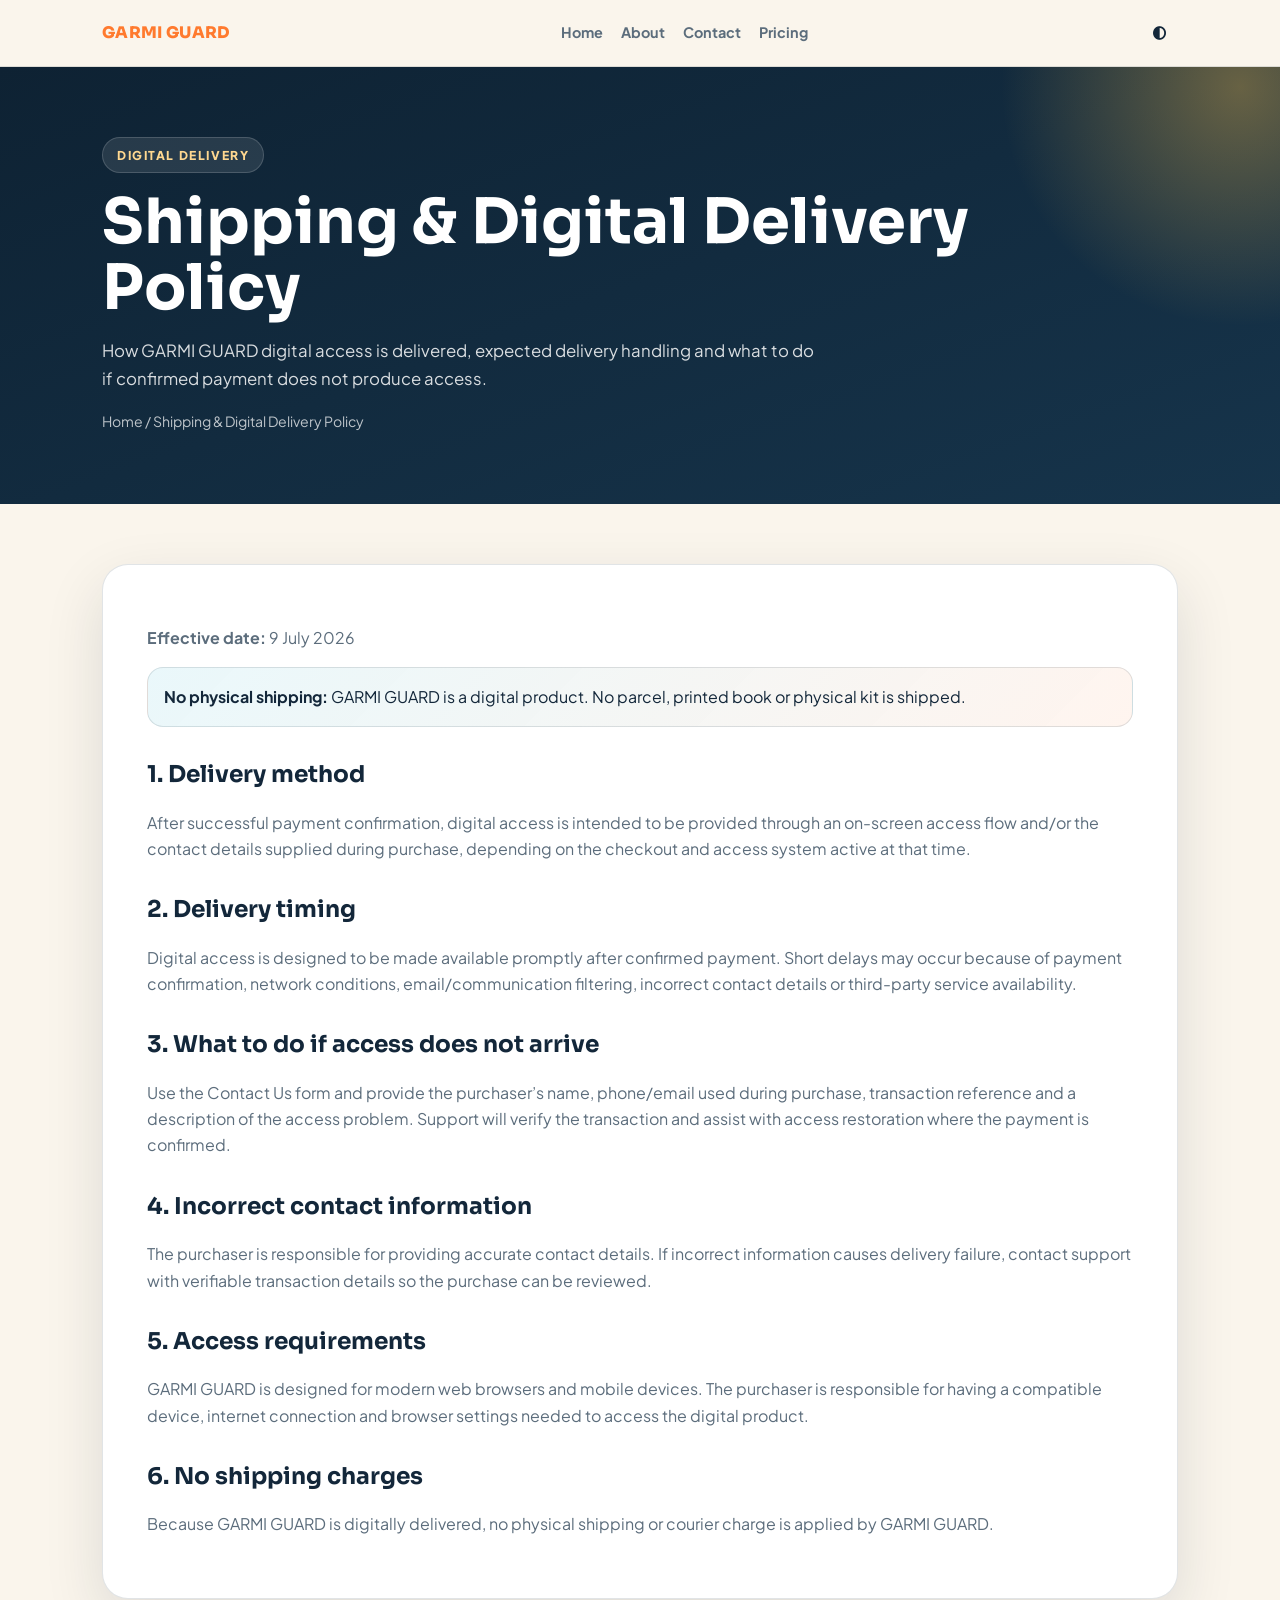
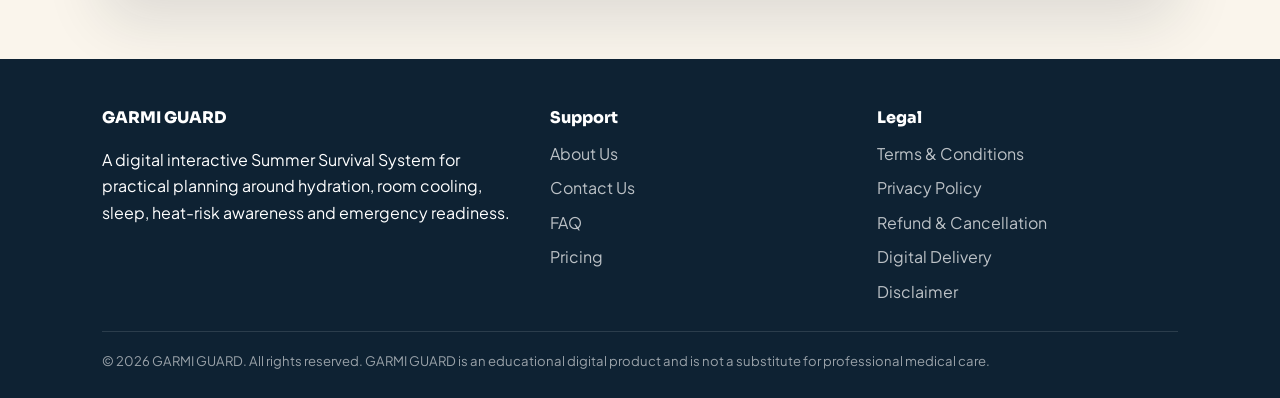
<file: shipping.html>
<!doctype html><html lang="en-IN"><head><meta charset="utf-8"><meta name="viewport" content="width=device-width,initial-scale=1,viewport-fit=cover"><title>Shipping &amp; Digital Delivery Policy | GARMI GUARD</title>
<meta name="description" content="How GARMI GUARD digital access is delivered, expected delivery handling and what to do if confirmed payment does not produce access.">
<meta name="robots" content="index, follow, max-image-preview:large">
<link rel="canonical" href="https://garmiguard.pages.dev/shipping.html">
<meta property="og:type" content="website"><meta property="og:site_name" content="GARMI GUARD"><meta property="og:title" content="Shipping &amp; Digital Delivery Policy | GARMI GUARD"><meta property="og:description" content="How GARMI GUARD digital access is delivered, expected delivery handling and what to do if confirmed payment does not produce access."><meta property="og:url" content="https://garmiguard.pages.dev/shipping.html"><meta property="og:image" content="https://garmiguard.pages.dev/assets/og-cover.jpg"><meta name="twitter:card" content="summary_large_image"><meta name="twitter:title" content="Shipping &amp; Digital Delivery Policy | GARMI GUARD"><meta name="twitter:description" content="How GARMI GUARD digital access is delivered, expected delivery handling and what to do if confirmed payment does not produce access."><meta name="twitter:image" content="https://garmiguard.pages.dev/assets/og-cover.jpg"><link rel="preconnect" href="https://fonts.googleapis.com"><link rel="preconnect" href="https://fonts.gstatic.com" crossorigin><link href="https://fonts.googleapis.com/css2?family=Plus+Jakarta+Sans:wght@400;500;600;700;800&family=Sora:wght@600;700;800&display=swap" rel="stylesheet"><link rel="stylesheet" href="https://cdnjs.cloudflare.com/ajax/libs/font-awesome/6.5.1/css/all.min.css"><link rel="stylesheet" href="site.css"></head><body><header class="site-header"><div class="wrap header-inner"><a class="brand" href="index.html">GARMI GUARD</a><nav class="header-nav"><a href="index.html">Home</a><a href="about.html">About</a><a href="contact.html">Contact</a><a href="index.html#pricing">Pricing</a></nav><div><button class="theme-btn" data-theme-toggle aria-label="Toggle theme"><i class="fa-solid fa-circle-half-stroke"></i></button> <button class="menu-btn" data-menu-toggle aria-label="Open menu"><i class="fa-solid fa-bars"></i></button></div></div><nav class="wrap mobile-nav"><a href="index.html">Home</a><a href="about.html">About Us</a><a href="contact.html">Contact Us</a><a href="index.html#pricing">Pricing</a><a href="terms.html">Terms</a><a href="privacy.html">Privacy</a></nav></header><section class="hero-mini"><div class="wrap"><span class="kicker">Digital delivery</span><h1>Shipping &amp; Digital Delivery Policy</h1><p>How GARMI GUARD digital access is delivered, expected delivery handling and what to do if confirmed payment does not produce access.</p><div class="breadcrumb"><a href="index.html">Home</a> / Shipping &amp; Digital Delivery Policy</div></div></section><main class="content"><div class="wrap"><article class="prose">
<p><strong>Effective date:</strong> 9 July 2026</p><div class="note"><strong>No physical shipping:</strong> GARMI GUARD is a digital product. No parcel, printed book or physical kit is shipped.</div>
<h2>1. Delivery method</h2><p>After successful payment confirmation, digital access is intended to be provided through an on-screen access flow and/or the contact details supplied during purchase, depending on the checkout and access system active at that time.</p>
<h2>2. Delivery timing</h2><p>Digital access is designed to be made available promptly after confirmed payment. Short delays may occur because of payment confirmation, network conditions, email/communication filtering, incorrect contact details or third-party service availability.</p>
<h2>3. What to do if access does not arrive</h2><p>Use the <a href="contact.html">Contact Us</a> form and provide the purchaser’s name, phone/email used during purchase, transaction reference and a description of the access problem. Support will verify the transaction and assist with access restoration where the payment is confirmed.</p>
<h2>4. Incorrect contact information</h2><p>The purchaser is responsible for providing accurate contact details. If incorrect information causes delivery failure, contact support with verifiable transaction details so the purchase can be reviewed.</p>
<h2>5. Access requirements</h2><p>GARMI GUARD is designed for modern web browsers and mobile devices. The purchaser is responsible for having a compatible device, internet connection and browser settings needed to access the digital product.</p>
<h2>6. No shipping charges</h2><p>Because GARMI GUARD is digitally delivered, no physical shipping or courier charge is applied by GARMI GUARD.</p>
</article></div></main><footer class="site-footer"><div class="wrap"><div class="footer-grid"><div><div class="footer-title">GARMI GUARD</div><p>A digital interactive Summer Survival System for practical planning around hydration, room cooling, sleep, heat-risk awareness and emergency readiness.</p></div><div><div class="footer-title">Support</div><div class="footer-links"><a href="about.html">About Us</a><a href="contact.html">Contact Us</a><a href="index.html#faq">FAQ</a><a href="index.html#pricing">Pricing</a></div></div><div><div class="footer-title">Legal</div><div class="footer-links"><a href="terms.html">Terms & Conditions</a><a href="privacy.html">Privacy Policy</a><a href="refund.html">Refund & Cancellation</a><a href="shipping.html">Digital Delivery</a><a href="disclaimer.html">Disclaimer</a></div></div></div><div class="copy">© <span data-year></span> GARMI GUARD. All rights reserved. GARMI GUARD is an educational digital product and is not a substitute for professional medical care.</div></div></footer><script src="site.js" defer></script></body></html>
</file>
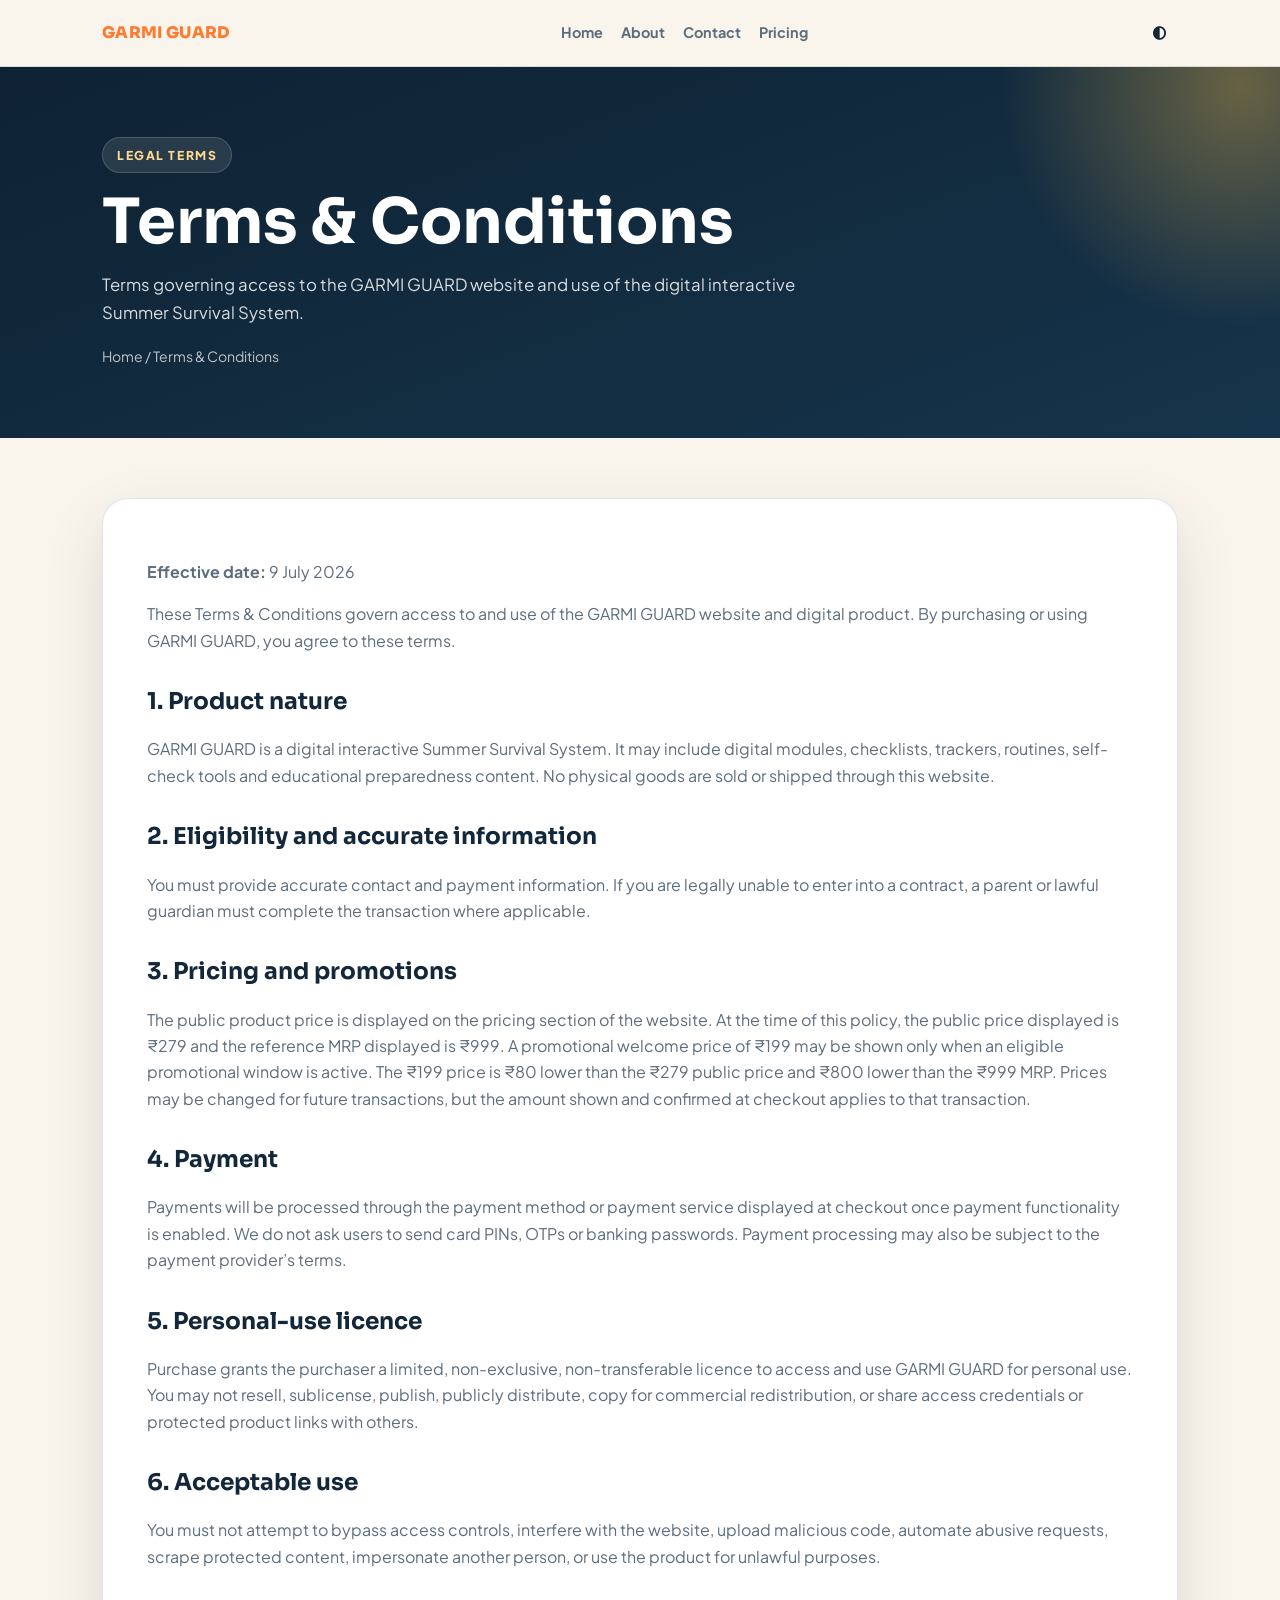
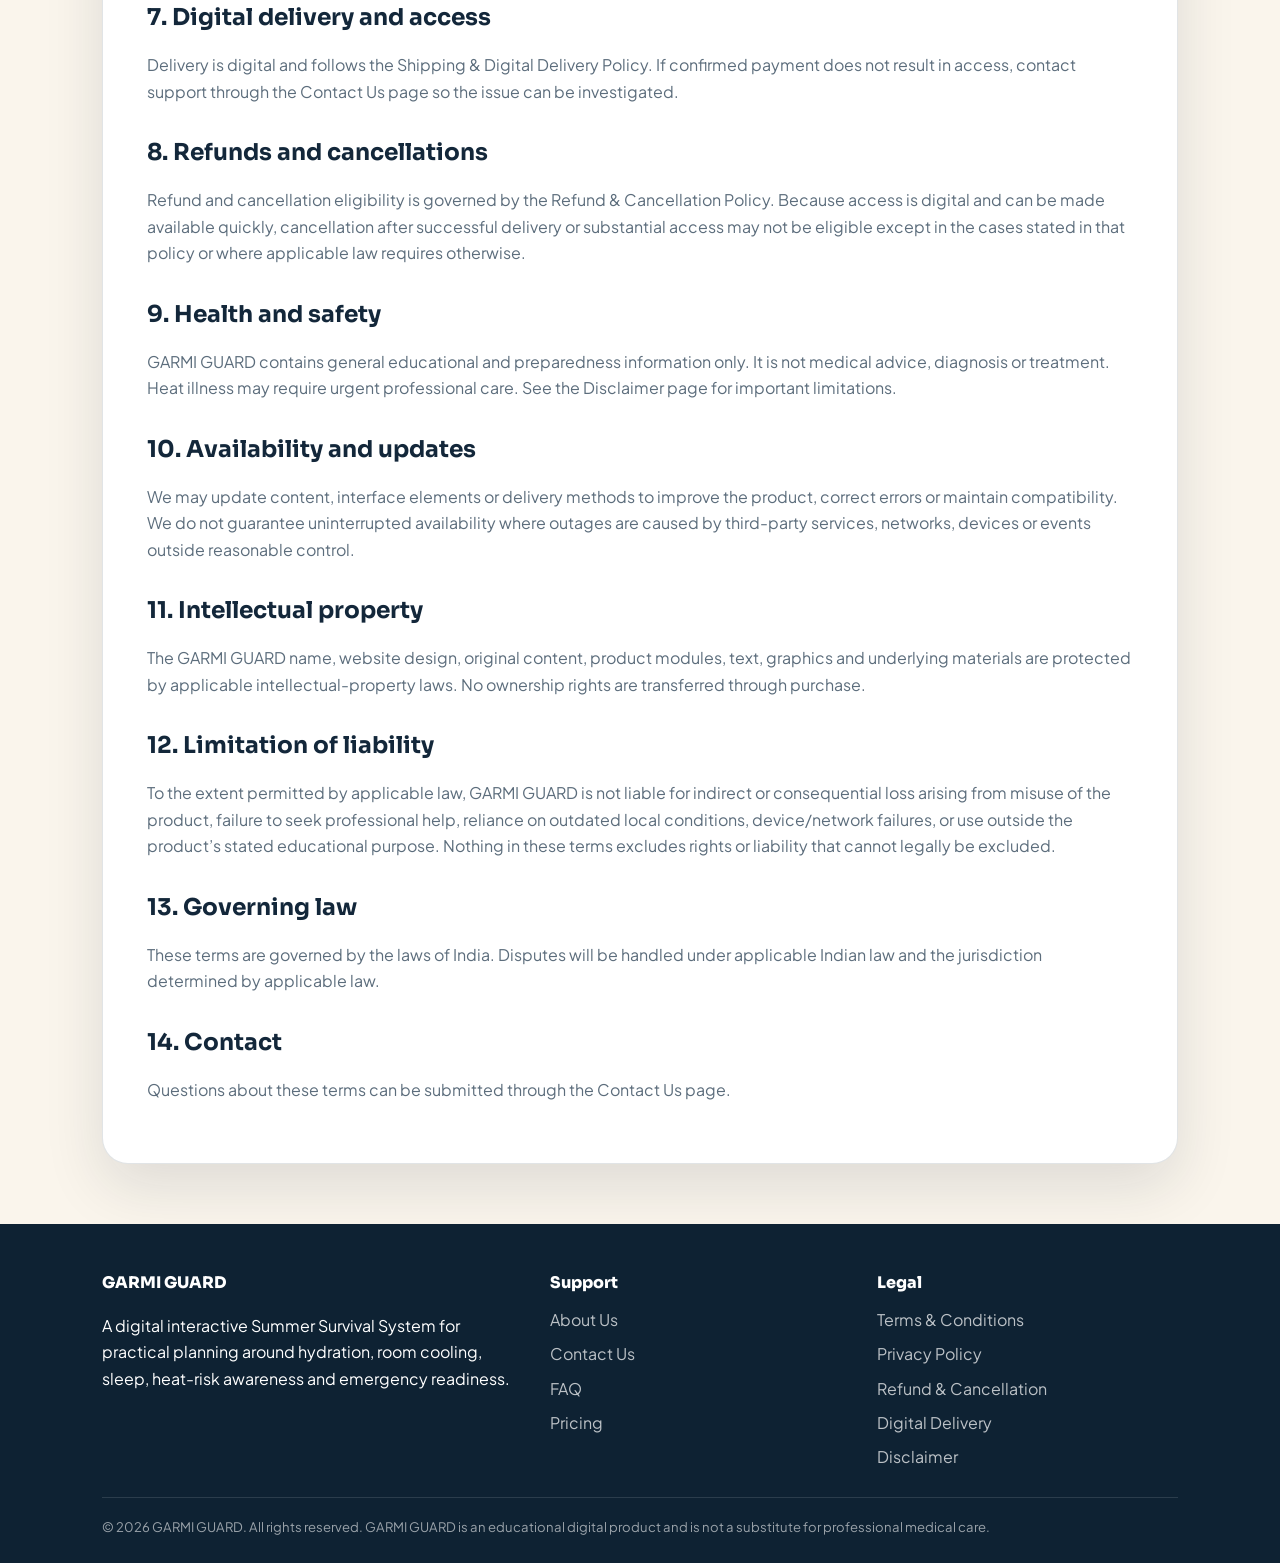
<file: terms.html>
<!doctype html><html lang="en-IN"><head><meta charset="utf-8"><meta name="viewport" content="width=device-width,initial-scale=1,viewport-fit=cover"><title>Terms &amp; Conditions | GARMI GUARD</title>
<meta name="description" content="Terms governing access to the GARMI GUARD website and use of the digital interactive Summer Survival System.">
<meta name="robots" content="index, follow, max-image-preview:large">
<link rel="canonical" href="https://garmiguard.pages.dev/terms.html">
<meta property="og:type" content="website"><meta property="og:site_name" content="GARMI GUARD"><meta property="og:title" content="Terms &amp; Conditions | GARMI GUARD"><meta property="og:description" content="Terms governing access to the GARMI GUARD website and use of the digital interactive Summer Survival System."><meta property="og:url" content="https://garmiguard.pages.dev/terms.html"><meta property="og:image" content="https://garmiguard.pages.dev/assets/og-cover.jpg"><meta name="twitter:card" content="summary_large_image"><meta name="twitter:title" content="Terms &amp; Conditions | GARMI GUARD"><meta name="twitter:description" content="Terms governing access to the GARMI GUARD website and use of the digital interactive Summer Survival System."><meta name="twitter:image" content="https://garmiguard.pages.dev/assets/og-cover.jpg"><link rel="preconnect" href="https://fonts.googleapis.com"><link rel="preconnect" href="https://fonts.gstatic.com" crossorigin><link href="https://fonts.googleapis.com/css2?family=Plus+Jakarta+Sans:wght@400;500;600;700;800&family=Sora:wght@600;700;800&display=swap" rel="stylesheet"><link rel="stylesheet" href="https://cdnjs.cloudflare.com/ajax/libs/font-awesome/6.5.1/css/all.min.css"><link rel="stylesheet" href="site.css"></head><body><header class="site-header"><div class="wrap header-inner"><a class="brand" href="index.html">GARMI GUARD</a><nav class="header-nav"><a href="index.html">Home</a><a href="about.html">About</a><a href="contact.html">Contact</a><a href="index.html#pricing">Pricing</a></nav><div><button class="theme-btn" data-theme-toggle aria-label="Toggle theme"><i class="fa-solid fa-circle-half-stroke"></i></button> <button class="menu-btn" data-menu-toggle aria-label="Open menu"><i class="fa-solid fa-bars"></i></button></div></div><nav class="wrap mobile-nav"><a href="index.html">Home</a><a href="about.html">About Us</a><a href="contact.html">Contact Us</a><a href="index.html#pricing">Pricing</a><a href="terms.html">Terms</a><a href="privacy.html">Privacy</a></nav></header><section class="hero-mini"><div class="wrap"><span class="kicker">Legal terms</span><h1>Terms &amp; Conditions</h1><p>Terms governing access to the GARMI GUARD website and use of the digital interactive Summer Survival System.</p><div class="breadcrumb"><a href="index.html">Home</a> / Terms &amp; Conditions</div></div></section><main class="content"><div class="wrap"><article class="prose">
<p><strong>Effective date:</strong> 9 July 2026</p><p>These Terms & Conditions govern access to and use of the GARMI GUARD website and digital product. By purchasing or using GARMI GUARD, you agree to these terms.</p>
<h2>1. Product nature</h2><p>GARMI GUARD is a digital interactive Summer Survival System. It may include digital modules, checklists, trackers, routines, self-check tools and educational preparedness content. No physical goods are sold or shipped through this website.</p>
<h2>2. Eligibility and accurate information</h2><p>You must provide accurate contact and payment information. If you are legally unable to enter into a contract, a parent or lawful guardian must complete the transaction where applicable.</p>
<h2>3. Pricing and promotions</h2><p>The public product price is displayed on the pricing section of the website. At the time of this policy, the public price displayed is ₹279 and the reference MRP displayed is ₹999. A promotional welcome price of ₹199 may be shown only when an eligible promotional window is active. The ₹199 price is ₹80 lower than the ₹279 public price and ₹800 lower than the ₹999 MRP. Prices may be changed for future transactions, but the amount shown and confirmed at checkout applies to that transaction.</p>
<h2>4. Payment</h2><p>Payments will be processed through the payment method or payment service displayed at checkout once payment functionality is enabled. We do not ask users to send card PINs, OTPs or banking passwords. Payment processing may also be subject to the payment provider’s terms.</p>
<h2>5. Personal-use licence</h2><p>Purchase grants the purchaser a limited, non-exclusive, non-transferable licence to access and use GARMI GUARD for personal use. You may not resell, sublicense, publish, publicly distribute, copy for commercial redistribution, or share access credentials or protected product links with others.</p>
<h2>6. Acceptable use</h2><p>You must not attempt to bypass access controls, interfere with the website, upload malicious code, automate abusive requests, scrape protected content, impersonate another person, or use the product for unlawful purposes.</p>
<h2>7. Digital delivery and access</h2><p>Delivery is digital and follows the Shipping & Digital Delivery Policy. If confirmed payment does not result in access, contact support through the Contact Us page so the issue can be investigated.</p>
<h2>8. Refunds and cancellations</h2><p>Refund and cancellation eligibility is governed by the Refund & Cancellation Policy. Because access is digital and can be made available quickly, cancellation after successful delivery or substantial access may not be eligible except in the cases stated in that policy or where applicable law requires otherwise.</p>
<h2>9. Health and safety</h2><p>GARMI GUARD contains general educational and preparedness information only. It is not medical advice, diagnosis or treatment. Heat illness may require urgent professional care. See the Disclaimer page for important limitations.</p>
<h2>10. Availability and updates</h2><p>We may update content, interface elements or delivery methods to improve the product, correct errors or maintain compatibility. We do not guarantee uninterrupted availability where outages are caused by third-party services, networks, devices or events outside reasonable control.</p>
<h2>11. Intellectual property</h2><p>The GARMI GUARD name, website design, original content, product modules, text, graphics and underlying materials are protected by applicable intellectual-property laws. No ownership rights are transferred through purchase.</p>
<h2>12. Limitation of liability</h2><p>To the extent permitted by applicable law, GARMI GUARD is not liable for indirect or consequential loss arising from misuse of the product, failure to seek professional help, reliance on outdated local conditions, device/network failures, or use outside the product’s stated educational purpose. Nothing in these terms excludes rights or liability that cannot legally be excluded.</p>
<h2>13. Governing law</h2><p>These terms are governed by the laws of India. Disputes will be handled under applicable Indian law and the jurisdiction determined by applicable law.</p>
<h2>14. Contact</h2><p>Questions about these terms can be submitted through the <a href="contact.html">Contact Us</a> page.</p>
</article></div></main><footer class="site-footer"><div class="wrap"><div class="footer-grid"><div><div class="footer-title">GARMI GUARD</div><p>A digital interactive Summer Survival System for practical planning around hydration, room cooling, sleep, heat-risk awareness and emergency readiness.</p></div><div><div class="footer-title">Support</div><div class="footer-links"><a href="about.html">About Us</a><a href="contact.html">Contact Us</a><a href="index.html#faq">FAQ</a><a href="index.html#pricing">Pricing</a></div></div><div><div class="footer-title">Legal</div><div class="footer-links"><a href="terms.html">Terms & Conditions</a><a href="privacy.html">Privacy Policy</a><a href="refund.html">Refund & Cancellation</a><a href="shipping.html">Digital Delivery</a><a href="disclaimer.html">Disclaimer</a></div></div></div><div class="copy">© <span data-year></span> GARMI GUARD. All rights reserved. GARMI GUARD is an educational digital product and is not a substitute for professional medical care.</div></div></footer><script src="site.js" defer></script></body></html>
</file>
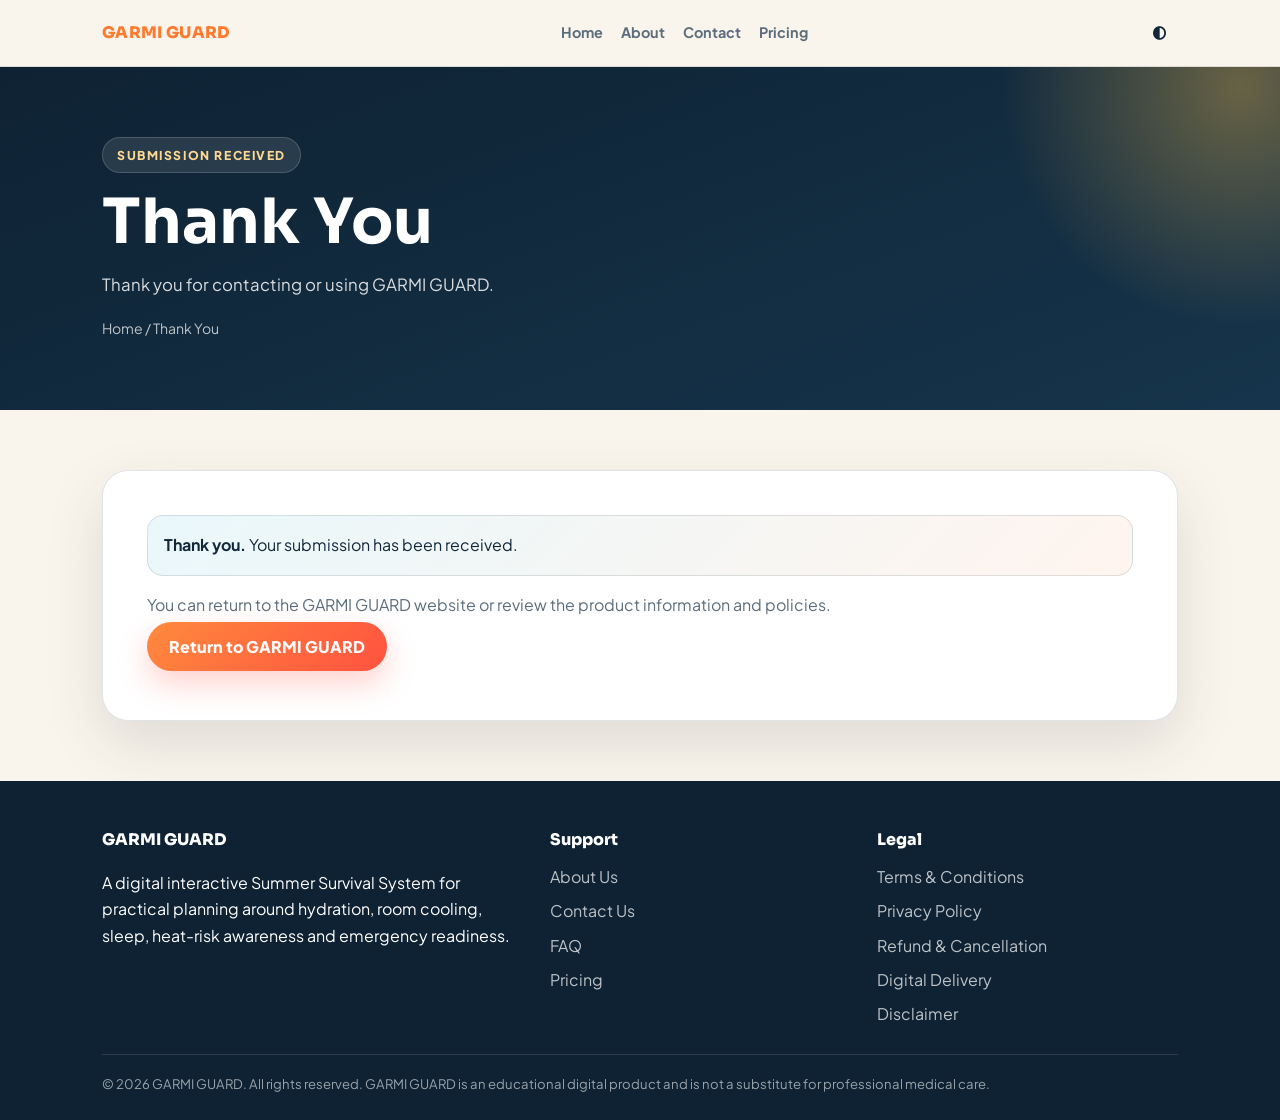
<file: thank-you.html>
<!doctype html><html lang="en-IN"><head><meta charset="utf-8"><meta name="viewport" content="width=device-width,initial-scale=1,viewport-fit=cover"><title>Thank You | GARMI GUARD</title>
<meta name="description" content="Thank you for contacting or using GARMI GUARD.">
<meta name="robots" content="noindex, nofollow">
<link rel="canonical" href="https://garmiguard.pages.dev/thank-you.html">
<meta property="og:type" content="website"><meta property="og:site_name" content="GARMI GUARD"><meta property="og:title" content="Thank You | GARMI GUARD"><meta property="og:description" content="Thank you for contacting or using GARMI GUARD."><meta property="og:url" content="https://garmiguard.pages.dev/thank-you.html"><meta property="og:image" content="https://garmiguard.pages.dev/assets/og-cover.jpg"><meta name="twitter:card" content="summary_large_image"><meta name="twitter:title" content="Thank You | GARMI GUARD"><meta name="twitter:description" content="Thank you for contacting or using GARMI GUARD."><meta name="twitter:image" content="https://garmiguard.pages.dev/assets/og-cover.jpg"><link rel="preconnect" href="https://fonts.googleapis.com"><link rel="preconnect" href="https://fonts.gstatic.com" crossorigin><link href="https://fonts.googleapis.com/css2?family=Plus+Jakarta+Sans:wght@400;500;600;700;800&family=Sora:wght@600;700;800&display=swap" rel="stylesheet"><link rel="stylesheet" href="https://cdnjs.cloudflare.com/ajax/libs/font-awesome/6.5.1/css/all.min.css"><link rel="stylesheet" href="site.css"></head><body><header class="site-header"><div class="wrap header-inner"><a class="brand" href="index.html">GARMI GUARD</a><nav class="header-nav"><a href="index.html">Home</a><a href="about.html">About</a><a href="contact.html">Contact</a><a href="index.html#pricing">Pricing</a></nav><div><button class="theme-btn" data-theme-toggle aria-label="Toggle theme"><i class="fa-solid fa-circle-half-stroke"></i></button> <button class="menu-btn" data-menu-toggle aria-label="Open menu"><i class="fa-solid fa-bars"></i></button></div></div><nav class="wrap mobile-nav"><a href="index.html">Home</a><a href="about.html">About Us</a><a href="contact.html">Contact Us</a><a href="index.html#pricing">Pricing</a><a href="terms.html">Terms</a><a href="privacy.html">Privacy</a></nav></header><section class="hero-mini"><div class="wrap"><span class="kicker">Submission received</span><h1>Thank You</h1><p>Thank you for contacting or using GARMI GUARD.</p><div class="breadcrumb"><a href="index.html">Home</a> / Thank You</div></div></section><main class="content"><div class="wrap"><article class="prose"><div class="note"><strong id="thanksTitle">Thank you.</strong> <span id="thanksMessage">Your submission has been received.</span></div><p>You can return to the GARMI GUARD website or review the product information and policies.</p><p><a class="btn btn-primary" href="index.html">Return to GARMI GUARD</a></p></article></div></main><footer class="site-footer"><div class="wrap"><div class="footer-grid"><div><div class="footer-title">GARMI GUARD</div><p>A digital interactive Summer Survival System for practical planning around hydration, room cooling, sleep, heat-risk awareness and emergency readiness.</p></div><div><div class="footer-title">Support</div><div class="footer-links"><a href="about.html">About Us</a><a href="contact.html">Contact Us</a><a href="index.html#faq">FAQ</a><a href="index.html#pricing">Pricing</a></div></div><div><div class="footer-title">Legal</div><div class="footer-links"><a href="terms.html">Terms & Conditions</a><a href="privacy.html">Privacy Policy</a><a href="refund.html">Refund & Cancellation</a><a href="shipping.html">Digital Delivery</a><a href="disclaimer.html">Disclaimer</a></div></div></div><div class="copy">© <span data-year></span> GARMI GUARD. All rights reserved. GARMI GUARD is an educational digital product and is not a substitute for professional medical care.</div></div></footer><script src="site.js" defer></script><script>(function(){const t=new URLSearchParams(location.search).get('type');const title=document.getElementById('thanksTitle'),msg=document.getElementById('thanksMessage');if(t==='contact'){title.textContent='Message submitted.';msg.textContent='Thank you for contacting GARMI GUARD. Your message has been recorded for review.'}else if(t==='lead'){title.textContent='Details submitted.';msg.textContent='Your details have been recorded.'}else if(t==='order'){title.textContent='Payment confirmed.';msg.textContent='Thank you. Follow the access instructions shown after payment or contact support if access is not delivered.'}})();</script></body></html>
</file>
<file: site.css>
:root {
  --bg: #faf5ec;
  --surface: #fff;
  --surface2: #f5ecdc;
  --text: #13273a;
  --muted: #5c6d7c;
  --border: rgba(14, 34, 51, .12);
  --navy: #0e2233;
  --orange: #ff7a2e;
  --aqua: #2fb8d6;
  --leaf: #3fb07a;
  --sun: #ffc24b;
  --grad: linear-gradient(135deg, #ff8a3d, #ff5240);
  --shadow: 0 22px 60px rgba(14, 34, 51, .12);
  --body: 'Plus Jakarta Sans', system-ui, sans-serif;
  --display: 'Sora', 'Plus Jakarta Sans', system-ui, sans-serif;
}

html[data-theme=dark] {
  --bg: #071320;
  --surface: #0f2839;
  --surface2: #133046;
  --text: #eef4f8;
  --muted: #b8c7d3;
  --border: rgba(255, 255, 255, .12);
  --shadow: 0 24px 70px rgba(0, 0, 0, .45);
}

* {
  box-sizing: border-box;
}

body {
  margin: 0;
  background: var(--bg);
  color: var(--text);
  font-family: var(--body);
  line-height: 1.65;
}

a {
  color: inherit;
  text-decoration: none;
}

.wrap {
  width: min(1120px, 100%);
  margin: auto;
  padding: 0 22px;
}

.site-header {
  position: sticky;
  top: 0;
  z-index: 50;
  background: color-mix(in srgb, var(--bg) 88%, transparent);
  backdrop-filter: blur(16px);
  border-bottom: 1px solid var(--border);
}

.header-inner {
  height: 66px;
  display: flex;
  align-items: center;
  justify-content: space-between;
  gap: 18px;
}

.brand {
  font-family: var(--display);
  font-weight: 800;
  color: var(--orange);
  letter-spacing: .02em;
}

.header-nav {
  display: flex;
  gap: 18px;
  color: var(--muted);
  font-weight: 700;
  font-size: .9rem;
}

.header-nav a:hover {
  color: var(--orange);
}

/* Yahan par change kiya gaya hai: background transparent aur border none */
.theme-btn, .menu-btn {
  width: 38px;
  height: 38px;
  border-radius: 12px;
  border: none; 
  background: transparent; 
  color: var(--text);
  cursor: pointer;
}

.menu-btn {
  display: none;
}

.mobile-nav {
  display: none;
  padding: 0 22px 16px;
  gap: 12px;
  flex-wrap: wrap;
  color: var(--muted);
  font-weight: 700;
}

.mobile-nav.open {
  display: flex;
}

.hero-mini {
  padding: 70px 0;
  background: linear-gradient(160deg, var(--navy), #16344b);
  color: #fff;
  position: relative;
  overflow: hidden;
}

.hero-mini:after {
  content: '';
  position: absolute;
  right: -220px;
  top: -240px;
  width: 520px;
  height: 520px;
  border-radius: 50%;
  background: radial-gradient(circle, rgba(255, 194, 75, .36), transparent 65%);
}

.hero-mini .wrap {
  position: relative;
  z-index: 2;
}

.kicker {
  display: inline-flex;
  padding: 7px 14px;
  border-radius: 999px;
  background: rgba(255, 255, 255, .1);
  border: 1px solid rgba(255, 255, 255, .16);
  color: #ffd890;
  font-size: .76rem;
  font-weight: 800;
  text-transform: uppercase;
  letter-spacing: .13em;
}

.hero-mini h1 {
  font-family: var(--display);
  font-size: clamp(2.2rem, 5vw, 3.9rem);
  line-height: 1.05;
  margin: 16px 0 12px;
}

.hero-mini p {
  max-width: 720px;
  color: rgba(255, 255, 255, .84);
  font-size: 1.05rem;
}

.breadcrumb {
  margin-top: 18px;
  color: rgba(255, 255, 255, .72);
  font-size: .88rem;
}

.content {
  padding: 60px 0;
}

.prose {
  background: var(--surface);
  border: 1px solid var(--border);
  border-radius: 26px;
  padding: clamp(24px, 5vw, 44px);
  box-shadow: var(--shadow);
}

.prose h2 {
  font-family: var(--display);
  font-size: 1.45rem;
  margin: 28px 0 10px;
}

.prose p, .prose li {
  color: var(--muted);
}

.prose ul {
  padding-left: 20px;
}

.note {
  background: linear-gradient(135deg, rgba(47, 184, 214, .10), rgba(255, 122, 46, .08));
  border: 1px solid var(--border);
  border-radius: 16px;
  padding: 16px;
  color: var(--text);
}

.cards {
  display: grid;
  grid-template-columns: repeat(3, 1fr);
  gap: 16px;
  margin: 18px 0;
}

.info-card {
  border: 1px solid var(--border);
  background: var(--bg);
  border-radius: 18px;
  padding: 18px;
}

.info-card i {
  color: var(--orange);
  font-size: 1.4rem;
}

.info-card h3 {
  margin: 10px 0 6px;
}

.form {
  display: grid;
  gap: 14px;
}

.field label {
  font-weight: 800;
  font-size: .82rem;
  display: block;
  margin-bottom: 6px;
}

.field input, .field textarea {
  width: 100%;
  border: 1.5px solid var(--border);
  background: var(--bg);
  color: var(--text);
  border-radius: 14px;
  padding: 13px 14px;
  font: inherit;
}

.field textarea {
  min-height: 130px;
  resize: vertical;
}

.btn {
  border: 0;
  border-radius: 999px;
  background: var(--grad);
  color: #fff;
  font-weight: 800;
  padding: 14px 22px;
  box-shadow: 0 13px 30px rgba(255, 82, 64, .26);
  cursor: pointer;
}

.btn:disabled {
  opacity: .65;
  cursor: not-allowed;
}

.status {
  margin-top: 12px;
  color: var(--muted);
  font-weight: 700;
}

.site-footer {
  background: var(--navy);
  color: #fff;
  padding: 46px 0 26px;
}

.footer-grid {
  display: grid;
  grid-template-columns: 1.4fr 1fr 1fr;
  gap: 26px;
}

.footer-title {
  font-family: var(--display);
  font-weight: 800;
  margin-bottom: 10px;
}

.footer-links {
  display: grid;
  gap: 8px;
  color: rgba(255, 255, 255, .72);
}

.copy {
  border-top: 1px solid rgba(255, 255, 255, .12);
  margin-top: 26px;
  padding-top: 18px;
  color: rgba(255, 255, 255, .58);
  font-size: .82rem;
}

@media(max-width: 760px) {
  .header-nav {
    display: none;
  }
  .menu-btn {
    display: inline-grid;
  }
  .cards, .footer-grid {
    grid-template-columns: 1fr;
  }
  .content {
    padding: 38px 0;
  }
  .prose {
    border-radius: 22px;
  }
  .hero-mini {
    padding: 52px 0;
  }
}
</file>
